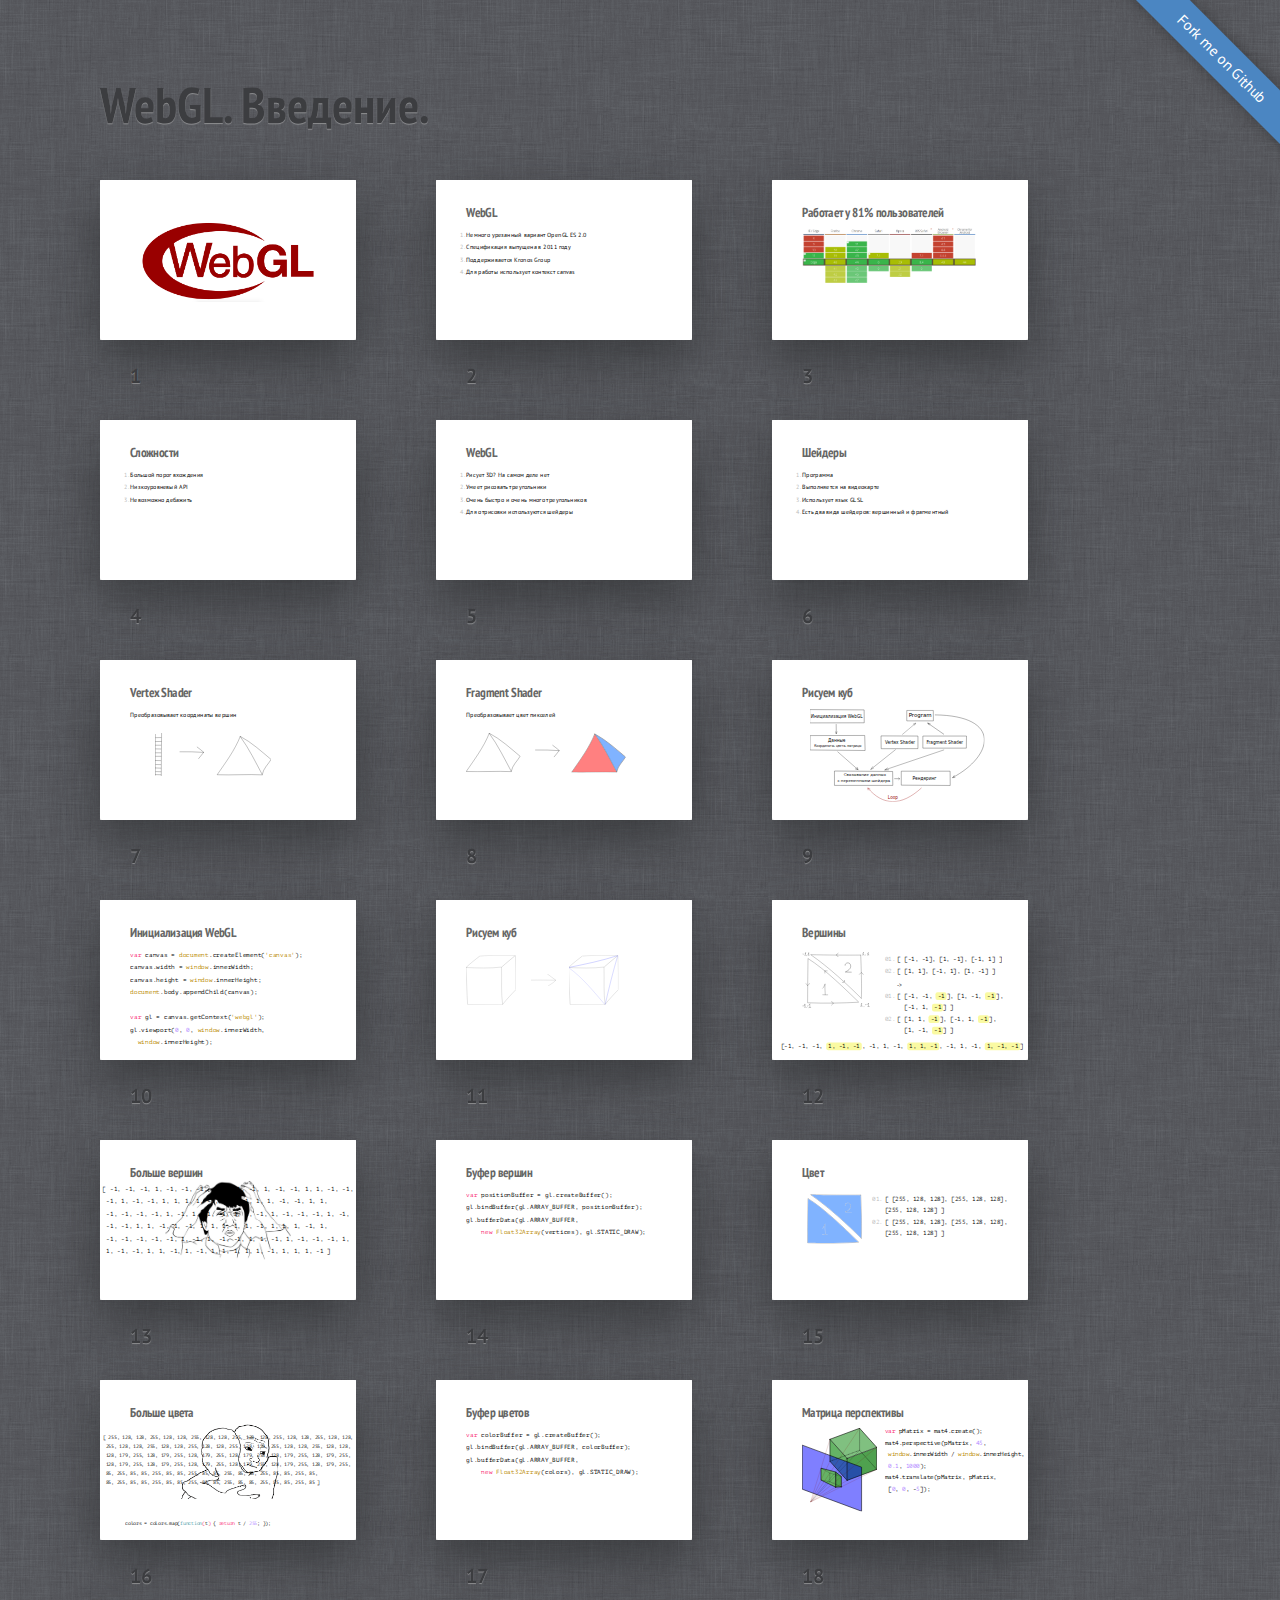
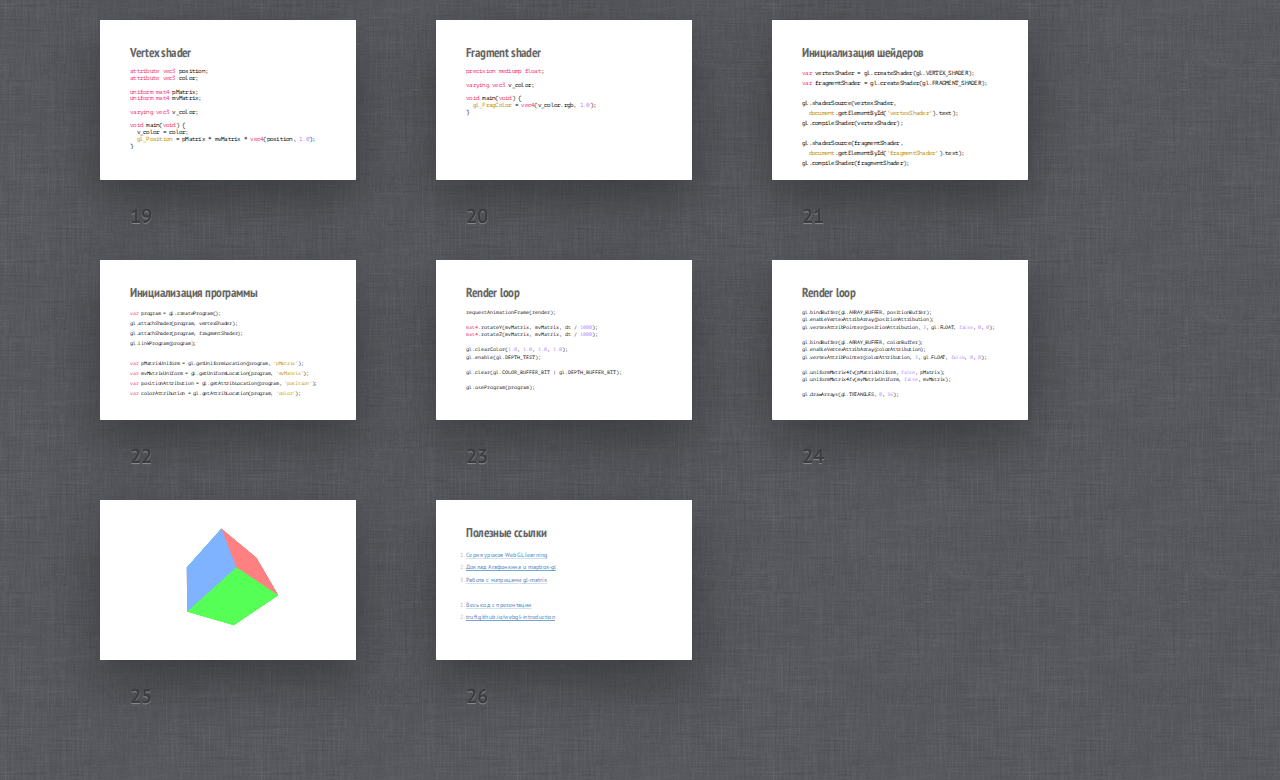
<file: index.html>
<!DOCTYPE HTML>
<html lang="en">
<head>
	<title>WebGL. Введение.</title>
	<meta charset="utf-8">
	<meta name="viewport" content="width=792, user-scalable=no">
	<meta http-equiv="x-ua-compatible" content="ie=edge">
	<link rel="stylesheet" href="shower/themes/ribbon/styles/screen.css">
    <link rel="stylesheet" href="shower/monokai_sublime.css">
    <script src="shower/highlight.pack.js"></script>
</head>
<body class="list">
	<header class="caption">
		<h1>WebGL. Введение.</h1>
	</header>
	<section class="slide" id="logo"><div>
		<img class="place" src="pictures/webgl_logo.png" width="700" alt="">
	</div></section>
	<section class="slide"><div>
		<h2>WebGL</h2>
		<ol>
			<li>Немного урезанный вариант OpenGL ES 2.0</li>
			<li>Спецификация выпущена в 2011 году</li>
			<li>Поддерживается Kronos Group</li>
			<li>Для работы использует контекст canvas</li>
		</ol>
	</div></section>
	<section class="slide"><div>
		<h2>Работает у 81% пользователей</h2>
		<img src="pictures/usage2.png" alt="" width="700" />
	</div></section>
	<section class="slide"><div>
		<h2>Сложности</h2>
		<ol>
			<li>Большой порог вхождения</li>
			<li>Низкоуровневый API</li>
			<li>Невозможно дебажить</li>
		</ol>
	</div></section>
	<section class="slide"><div>
        <h2>WebGL</h2>
        <ol>
            <li>Рисует 3D? <span class="next">На самом деле нет</span></li>
            <li class="next">Умеет рисовать треугольники</li>
            <li class="next">Очень быстро и очень много треугольников</li>
            <li class="next">Для отрисовки используются шейдеры</li>
        </ol>
	</div></section>
	<section class="slide"><div>
		<h2>Шейдеры</h2>
        <ol>
            <li>Программа</li>
            <li>Выполняется на видеокарте</li>
            <li>Использует язык GLSL</li>
            <li>Есть два вида шейдеров: вершинный и фрагментный</li>
        </ol>
	</div></section>
	<section class="slide"><div>
		<h2>Vertex Shader</h2>
        <p>Преобразовывает координаты вершин</p>
        <img style="margin-left: 100px;" src="pictures/vert_shader.svg" alt=""/>
	</div></section>
	<section class="slide"><div>
		<h2>Fragment Shader</h2>
        <p>Преобразовывает цвет пикселей</p>
        <img src="pictures/frag_shader.svg" alt=""/>
	</div></section>
	<section class="slide"><div>
		<h2>Рисуем куб</h2>
		<img src="pictures/plan.svg" width="700" alt="" style="margin-left: 30px;"/>
	</div></section>
	<section class="slide"><div>
		<h2>Инициализация WebGL</h2>
        <pre><code>var canvas = document.createElement('canvas');
canvas.width = window.innerWidth;
canvas.height = window.innerHeight;
document.body.appendChild(canvas);

var gl = canvas.getContext('webgl');
gl.viewport(0, 0, window.innerWidth,
  window.innerHeight);</code></pre>

	</div></section>
	<section class="slide" id="drawCube"><div>
		<h2>Рисуем куб</h2>
        <img class="place l" src="pictures/drawing.svg" width="200" alt=""/>
        <div class="next">
            <img class="place l" src="pictures/arrow.svg" width="100" alt=""/>
            <img class="place l" src="pictures/drawing2.svg" width="200" alt=""/>
        </div>
        <style>
            #drawCube img:nth-child(2) {
                margin-left: 120px;
            }
            #drawCube div div img:nth-child(1) {
                margin-left: 380px;
            }
            #drawCube div div img:nth-child(2) {
                margin-left: 530px;
            }
        </style>
	</div></section>
    <section class="slide" id="triangle"><div>
        <h2>Вершины</h2>
        <img class="place l" src="pictures/triangle1.svg" alt=""/>
        <img class="place l next" src="pictures/triangle2.svg" alt=""/>
        <img class="place l next" src="pictures/triangle3.svg" alt=""/>
        <pre class="next place l" style="margin: -60px 0 0 500px;">
            <code>[ [-1, -1], [1, -1], [-1, 1] ]</code>
            <code>[ [1, 1], [-1, 1], [1, -1] ]</code>
        </pre>
		<pre class="next place l" style="margin: 110px 0 0 500px;">
			->
            <code>[ [-1, -1, <mark>-1</mark>], [1, -1, <mark>-1</mark>],
  [-1, 1, <mark>-1</mark>] ]</code>
            <code>[ [1, 1, <mark>-1</mark>], [-1, 1, <mark>-1</mark>],
  [1, -1, <mark>-1</mark>] ]</code>
		</pre>
		<pre class="next place l" style="margin: 265px 0 0 35px;">
            <code>[-1, -1, -1, <mark>1, -1, -1</mark>, -1, 1, -1, <mark>1, 1, -1</mark>, -1, 1, -1, <mark>1, -1, -1</mark>]</code>
		</pre>
        <style>
            #triangle img {
				width: 280px;
                margin-left: 120px;
            }
			#triangle pre {
				font-size: 23px;
			}
        </style>
    </div></section>
	<section class="slide"><div>
		<h2>Больше вершин</h2>
        <img class="place" width="500" src="pictures/s2.jpg" alt=""/>
		<pre class="place"><code>
[ -1, -1, -1, 1, -1, -1, -1, -1, 1, 1, -1, 1, -1, -1, 1, 1, -1, -1,
 -1, 1, -1, -1, 1, 1, 1, 1, -1, 1, 1, 1, 1, 1, -1, -1, 1, 1,
 -1, -1, -1, -1, 1, -1, 1, -1, -1, 1, 1, -1, 1, -1, -1, -1, 1, -1,
 -1, -1, 1, 1, -1, 1, -1, 1, 1, 1, 1, 1, -1, 1, 1, 1, -1, 1,
 -1, -1, -1, -1, -1, 1, -1, 1, -1, -1, 1, 1, -1, 1, -1, -1, -1, 1,
 1, -1, -1, 1, 1, -1, 1, -1, 1, 1, 1, 1, 1, -1, 1, 1, 1, -1 ]
        </code></pre>
	</div></section>
	<section class="slide"><div>
		<h2>Буфер вершин</h2>
        <pre><code>var positionBuffer = gl.createBuffer();
gl.bindBuffer(gl.ARRAY_BUFFER, positionBuffer);
gl.bufferData(gl.ARRAY_BUFFER,
    new Float32Array(vertices), gl.STATIC_DRAW);</code></pre>
	</div></section>
	<section class="slide"><div>
        <h2>Цвет</h2>
        <img class="place l" src="pictures/colors.svg" alt="" style="width: 280px; margin-left: 120px;"/>
        <pre class="next place l" style="margin: -15px 0 0 450px; font-size: 23px;">
            <code>[ [255, 128, 128], [255, 128, 128],
[255, 128, 128] ]</code>
            <code>[ [255, 128, 128], [255, 128, 128],
[255, 128, 128] ]</code>
        </pre>
	</div></section>
    <section class="slide"><div>
        <h2>Больше цвета</h2>
        <img class="place" width="400" src="pictures/s4.png" alt=""/>
		<pre class="place" style="font-size: 18px;"><code>
[ 255, 128, 128, 255, 128, 128, 255, 128, 128, 255, 128, 128, 255, 128, 128, 255, 128, 128,
 255, 128, 128, 255, 128, 128, 255, 128, 128, 255, 128, 128, 255, 128, 128, 255, 128, 128,
 128, 179, 255, 128, 179, 255, 128, 179, 255, 128, 179, 255, 128, 179, 255, 128, 179, 255,
 128, 179, 255, 128, 179, 255, 128, 179, 255, 128, 179, 255, 128, 179, 255, 128, 179, 255,
 85, 255, 85, 85, 255, 85, 85, 255, 85, 85, 255, 85, 85, 255, 85, 85, 255, 85,
 85, 255, 85, 85, 255, 85, 85, 255, 85, 85, 255, 85, 85, 255, 85, 85, 255, 85 ]
        </code></pre>
        <pre class="next place l b" style="margin-left: 100px; font-size: 18px;"><code>colors = colors.map(function(t) { return t / 255; });</code></pre>
    </div></section>
    <section class="slide"><div>
        <h2>Буфер цветов</h2>
        <pre><code>var colorBuffer = gl.createBuffer();
gl.bindBuffer(gl.ARRAY_BUFFER, colorBuffer);
gl.bufferData(gl.ARRAY_BUFFER,
    new Float32Array(colors), gl.STATIC_DRAW);</code></pre>
    </div></section>
    <section class="slide"><div>
        <h2>Матрица перспективы</h2>
        <img src="pictures/perspective.svg" width="300" alt=""/>
        <pre class="place l" style="margin: 0 0 0 450px; font-size: 23px;"><code>var pMatrix = mat4.create();
mat4.perspective(pMatrix, 45,
 window.innerWidth / window.innerHeight,
 0.1, 1000);
mat4.translate(pMatrix, pMatrix,
 [0, 0, -5]);</code></pre>
    </div></section>
	<section class="slide"><div>
		<h2>Vertex shader</h2>
        <pre><code style="font-size: 22px; line-height:27px;">attribute vec3 position;
attribute vec3 color;

uniform mat4 pMatrix;
uniform mat4 mvMatrix;

varying vec3 v_color;

void main(void) {
  v_color = color;
  gl_Position = pMatrix * mvMatrix * vec4(position, 1.0);
}</code></pre>
	</div></section>
	<section class="slide"><div>
		<h2>Fragment shader</h2>
        <pre><code style="font-size: 22px; line-height:27px;">precision mediump float;

varying vec3 v_color;

void main(void) {
  gl_FragColor = vec4(v_color.rgb, 1.0);
}</code></pre>
	</div></section>
	<section class="slide"><div>
        <h2>Инициализация шейдеров</h2>
            <pre><code style="font-size: 22px; line-height:40px;">var vertexShader = gl.createShader(gl.VERTEX_SHADER);
var fragmentShader = gl.createShader(gl.FRAGMENT_SHADER);

gl.shaderSource(vertexShader,
  document.getElementById('vertexShader').text);
gl.compileShader(vertexShader);

gl.shaderSource(fragmentShader,
  document.getElementById('fragmentShader').text);
gl.compileShader(fragmentShader);</code></pre>
	</div></section>
	<section class="slide"><div>
        <h2>Инициализация программы</h2>
            <pre><code style="font-size: 19px; line-height:40px;">var program = gl.createProgram();
gl.attachShader(program, vertexShader);
gl.attachShader(program, fragmentShader);
gl.linkProgram(program);

var pMatrixUniform = gl.getUniformLocation(program, 'pMatrix');
var mvMatrixUniform = gl.getUniformLocation(program, 'mvMatrix');
var positionAttribution = gl.getAttribLocation(program, 'position');
var colorAttribution = gl.getAttribLocation(program, 'color');</code></pre>
	</div></section>
	<section class="slide"><div>
        <h2>Render loop</h2>
            <pre><code style="font-size: 20px; line-height:30px;">requestAnimationFrame(render);

mat4.rotateY(mvMatrix, mvMatrix, dt / 1000);
mat4.rotateZ(mvMatrix, mvMatrix, dt / 1000);

gl.clearColor(1.0, 1.0, 1.0, 1.0);
gl.enable(gl.DEPTH_TEST);

gl.clear(gl.COLOR_BUFFER_BIT | gl.DEPTH_BUFFER_BIT);

gl.useProgram(program);</code></pre>
	</div></section>
	<section class="slide"><div>
        <h2>Render loop</h2>
            <pre><code style="font-size: 18px; line-height:30px;">gl.bindBuffer(gl.ARRAY_BUFFER, positionBuffer);
gl.enableVertexAttribArray(positionAttribution);
gl.vertexAttribPointer(positionAttribution, 3, gl.FLOAT, false, 0, 0);

gl.bindBuffer(gl.ARRAY_BUFFER, colorBuffer);
gl.enableVertexAttribArray(colorAttribution);
gl.vertexAttribPointer(colorAttribution, 3, gl.FLOAT, false, 0, 0);

gl.uniformMatrix4fv(pMatrixUniform, false, pMatrix);
gl.uniformMatrix4fv(mvMatrixUniform, false, mvMatrix);

gl.drawArrays(gl.TRIANGLES, 0, 36);</code></pre>
	</div></section>
	<section class="slide cover"><div>
        <iframe src="js/cube.html" style="width: 100%; height: 100%;" frameborder="0"></iframe>
	</div></section>
	<section class="slide"><div>
        <h2>Полезные ссылки</h2>
        <ol>
            <li><a href="http://devburn.ru/webgl-%D1%83%D1%80%D0%BE%D0%BA-1-%D1%82%D1%80%D0%B5%D1%83%D0%B3%D0%BE%D0%BB%D1%8C%D0%BD%D0%B8%D0%BA-%D0%B8-%D0%BA%D0%B2%D0%B0%D0%B4%D1%80%D0%B0%D1%82/">Серия уроков WebGL learning</a></li>
            <li><a href="http://html5.by/blog/webgl-maps-video/">Доклад Агафонкина о mapbox-gl</a></li>
            <li><a href="http://glmatrix.net/">Работа с матрицами gl-matrix</a></li>
        </ol>
        <ol>
            <li><a href="http://trufi.github.io/webgl-introduction/js/cube.html">Весь код с презентации</a></li>
            <li><a href="http://trufi.github.io/webgl-introduction">trufi.github.io/webgl-introduction</a></li>
        </ol>
	</div></section>

	<p class="badge"><a href="https://github.com/shower/shower">Fork me on Github</a></p>
	<!--
		To hide progress bar from entire presentation
		just remove “progress” element.
		-->
	<div class="progress"><div></div></div>
	<script src="shower/shower.min.js"></script>
    <script>hljs.initHighlightingOnLoad();</script>
</body>
</html>
</file>
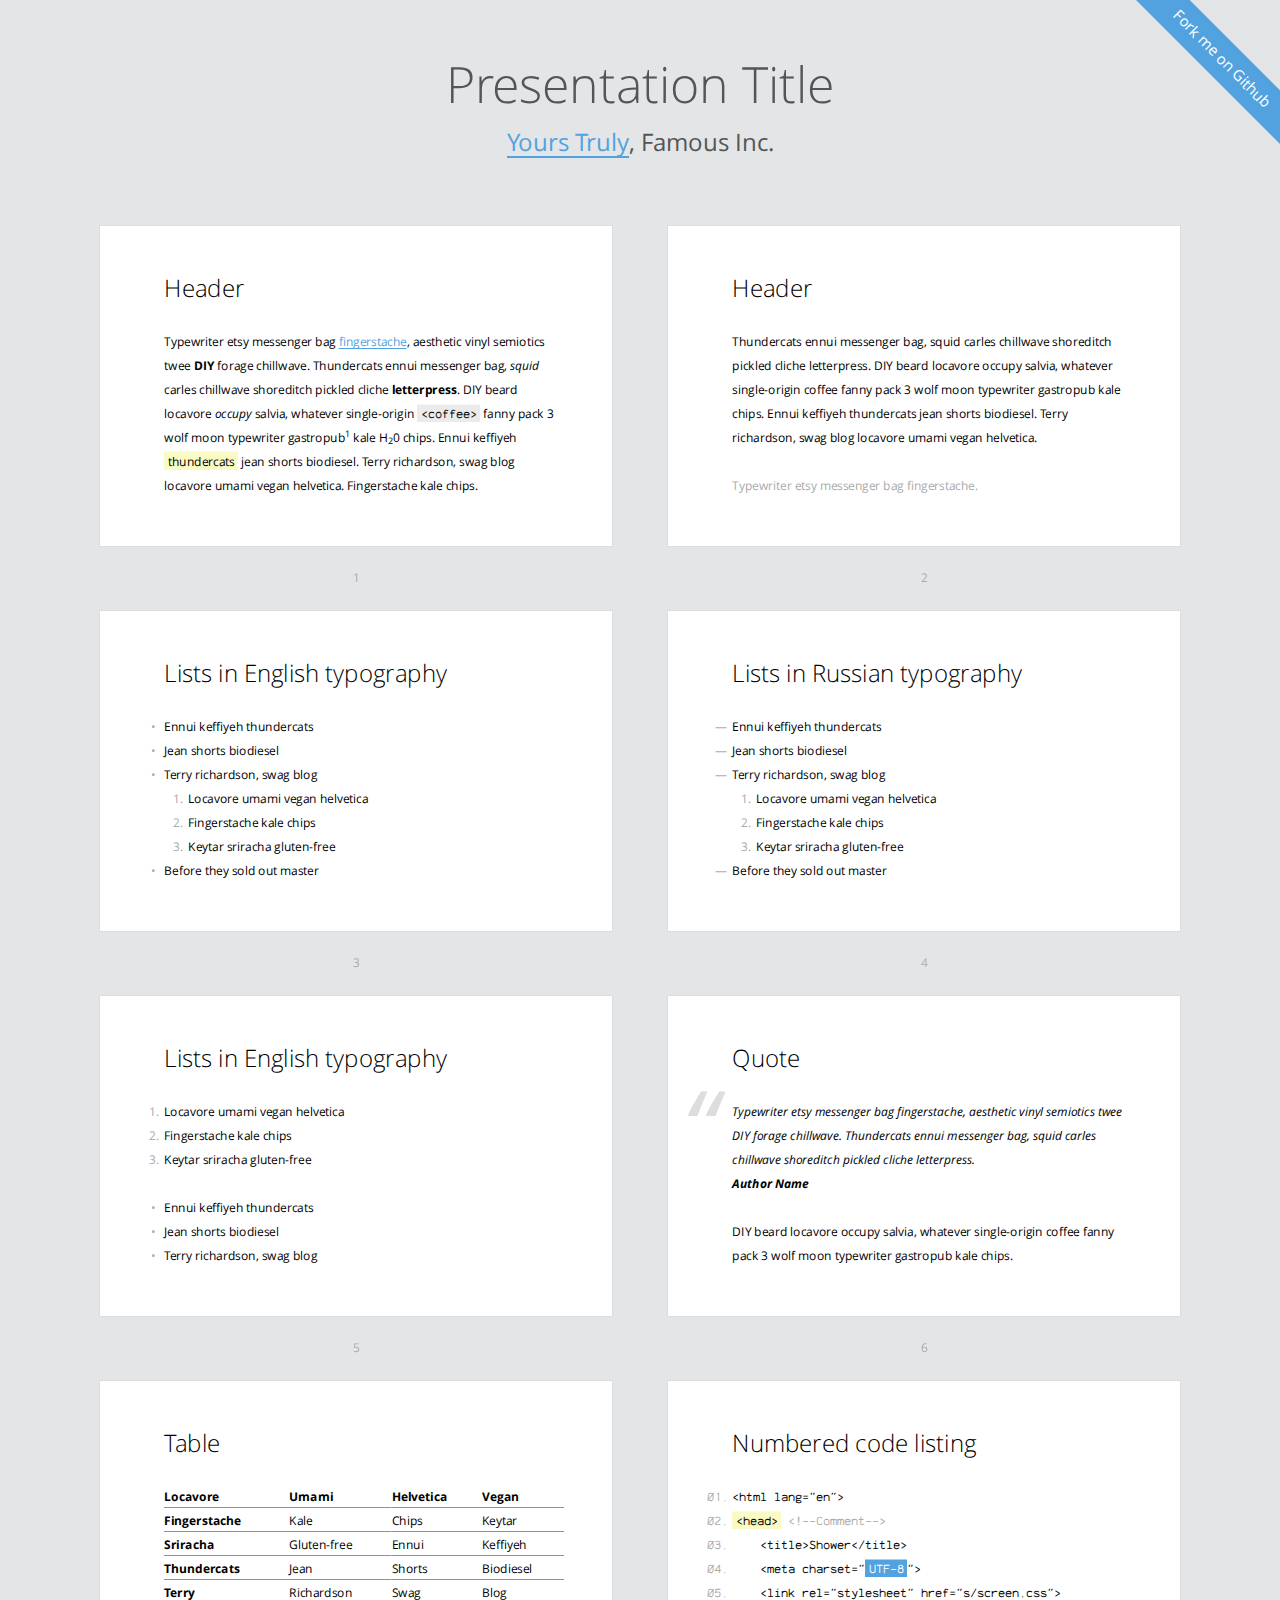
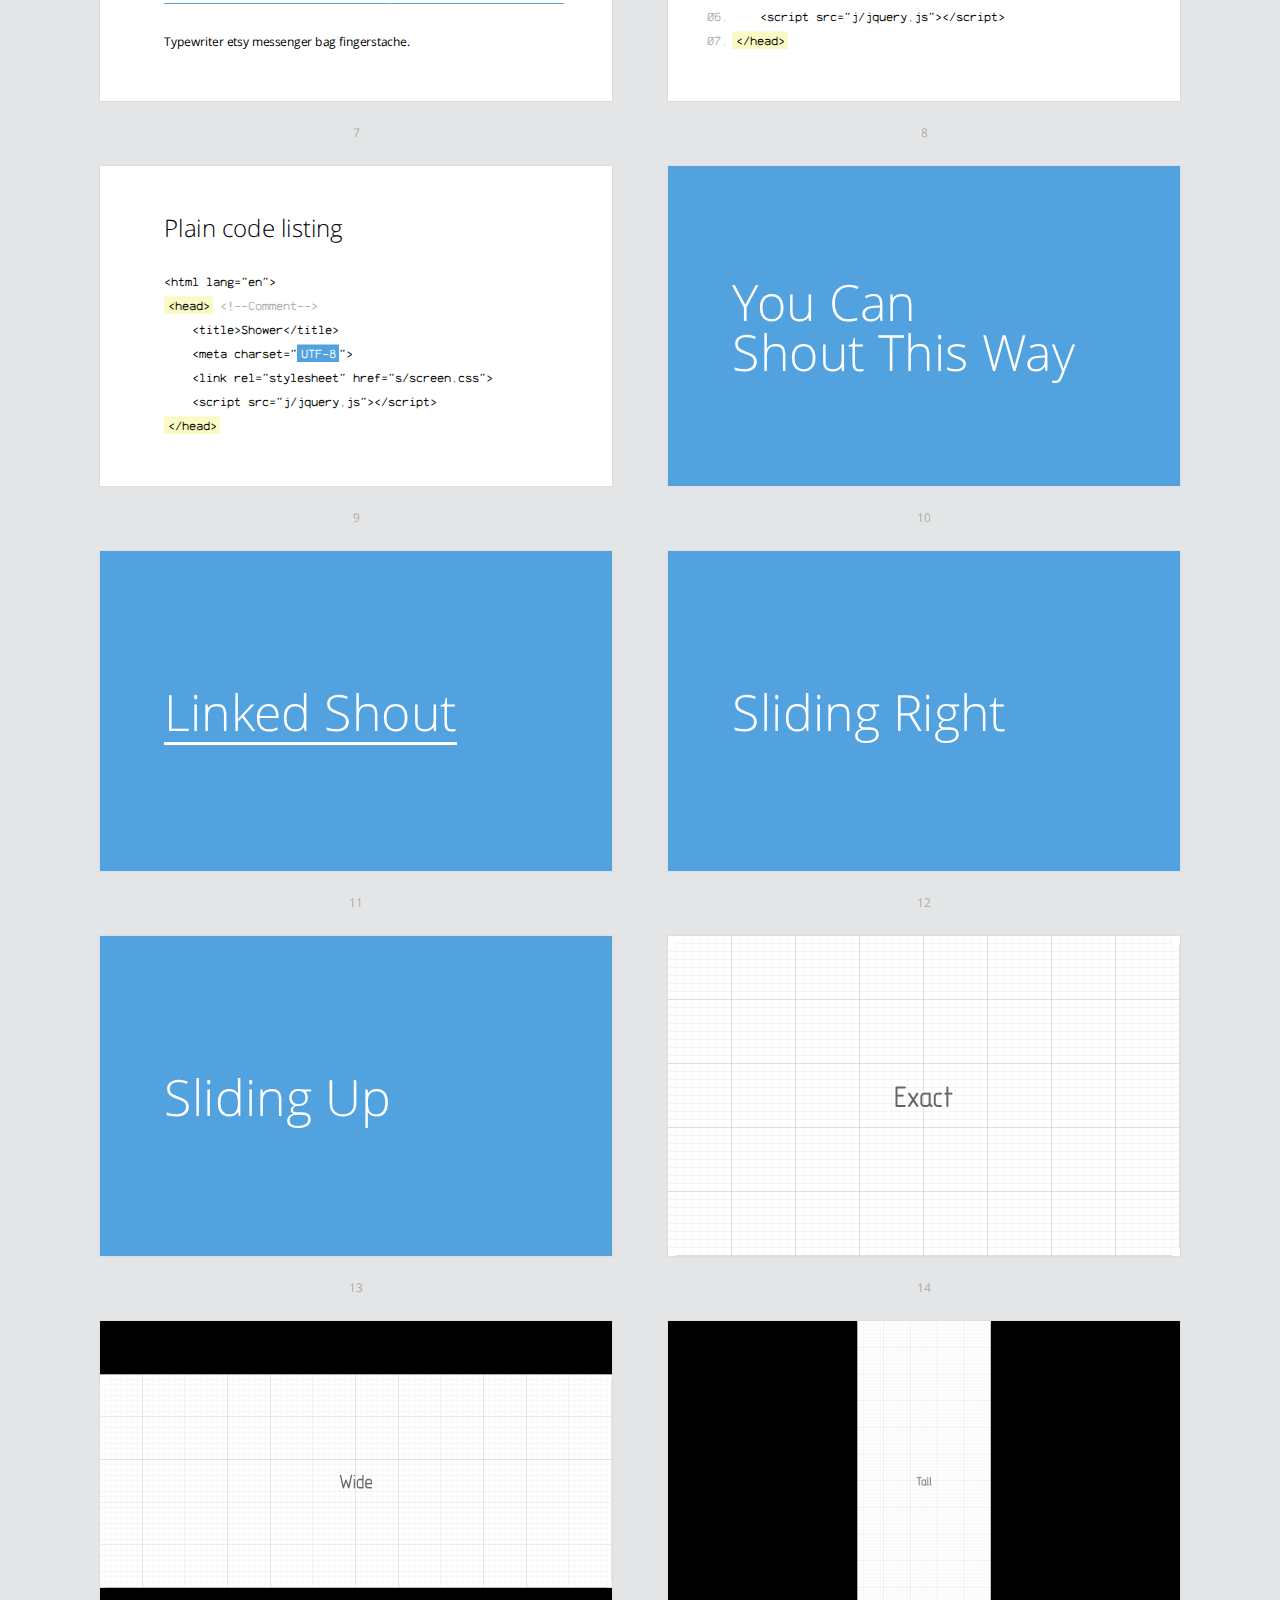
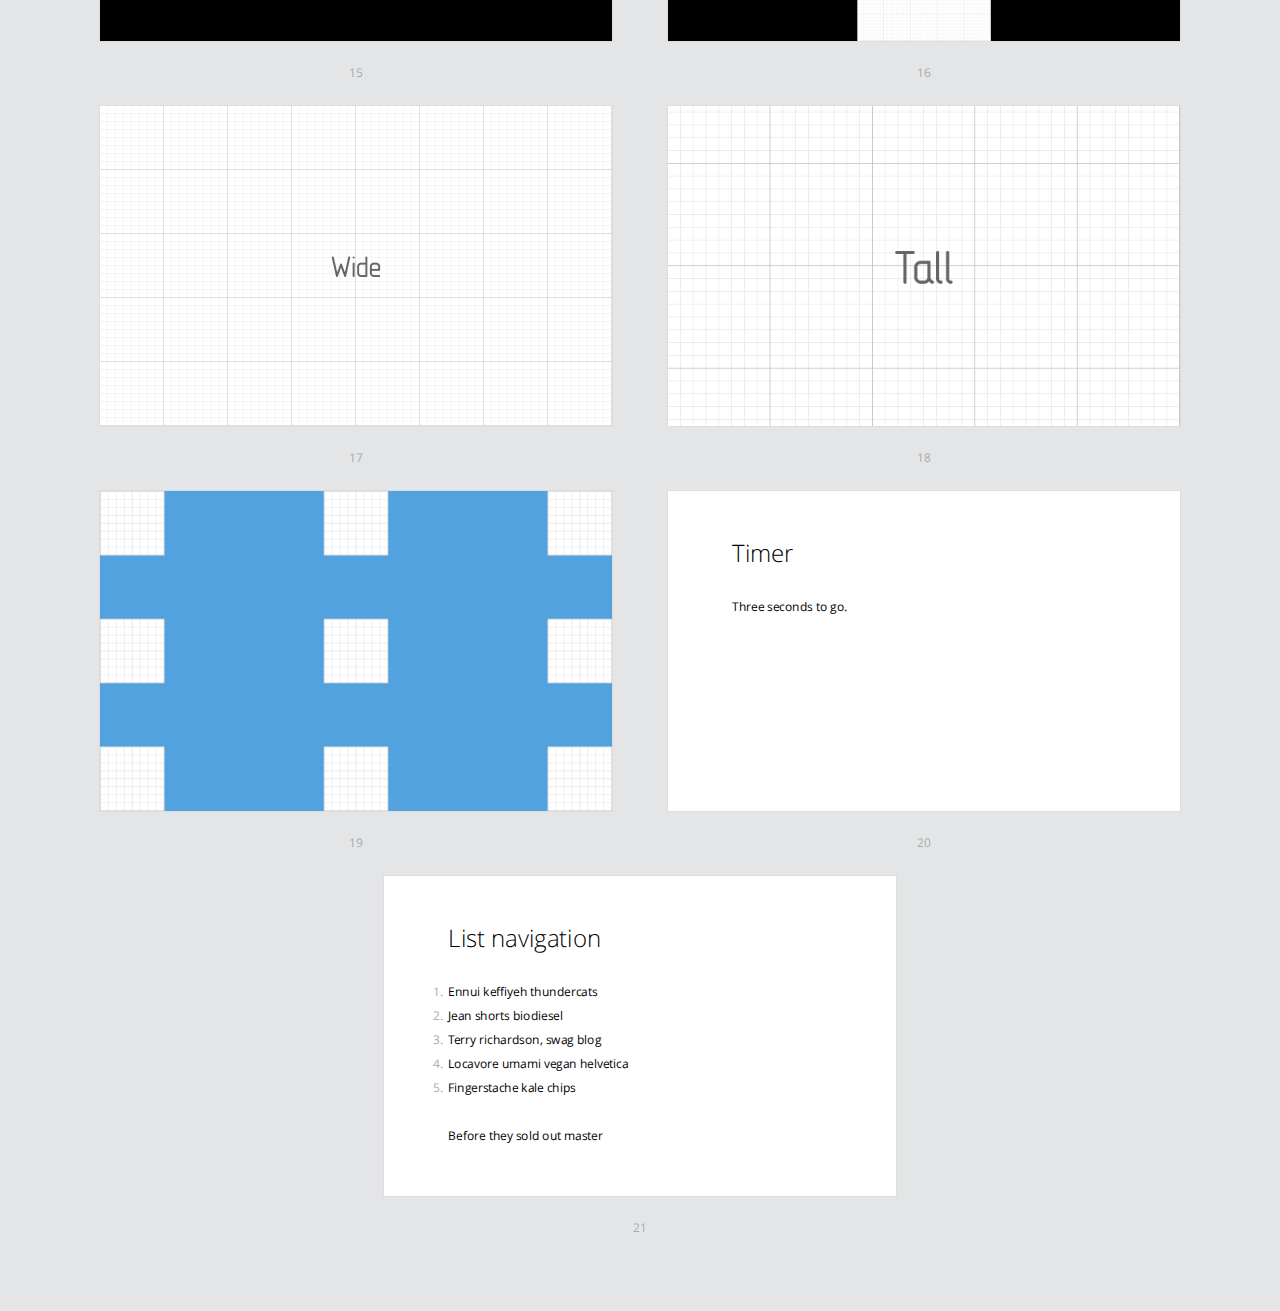
<file: shower/themes/bright/index.html>
<!DOCTYPE html>
<html lang="en">
<head>
	<title>Bright theme for Shower</title>
	<meta charset="utf-8">
	<meta name="viewport" content="width=680, user-scalable=no">
	<meta http-equiv="x-ua-compatible" content="ie=edge">
	<link rel="stylesheet" href="styles/screen.css">
</head>
<body class="list">
	<!--
		Debug class on <body> enables
		cyan grid on slides
		-->
	<header class="caption">
		<h1>Presentation Title</h1>
		<p><a href="">Yours Truly</a>, Famous Inc.</p>
	</header>
	<section class="slide"><div>
		<h2>Header</h2>
		<p>Typewriter etsy messenger bag <a href="">fingerstache</a>, aesthetic vinyl semiotics twee <strong>DIY</strong> forage chillwave. Thundercats ennui messenger bag, <em>squid</em> carles chillwave shoreditch pickled cliche <b>letterpress</b>. DIY beard locavore <i>occupy</i> salvia, whatever single-origin <code>&lt;coffee&gt;</code> fanny pack 3 wolf moon typewriter gastropub<sup>1</sup> kale H<sub>2</sub>0 chips. Ennui keffiyeh <mark>thundercats</mark> jean shorts biodiesel. Terry richardson, swag blog locavore umami vegan helvetica. Fingerstache kale chips.</p>
		<footer>
			<p>Typewriter etsy messenger bag <a href="">fingerstache</a>, aesthetic vinyl semiotics twee <strong>DIY</strong> forage chillwave. Thundercats ennui messenger bag, <em>squid</em> carles chillwave shoreditch pickled cliche <b>letterpress</b>. DIY beard locavore <i>occupy</i> salvia, whatever single-origin <code>&lt;coffee&gt;</code> fanny pack 3 wolf moon typewriter gastropub<sup>1</sup> kale H<sub>2</sub>0 chips. Ennui keffiyeh <mark>thundercats</mark> jean shorts biodiesel. Terry richardson, swag blog locavore umami vegan helvetica. Fingerstache kale chips.</p>
		</footer>
	</div></section>
	<section class="slide"><div>
		<h2>Header</h2>
		<p>Thundercats ennui messenger bag, squid carles chillwave shoreditch pickled cliche letterpress. DIY beard locavore occupy salvia, whatever single-origin coffee fanny pack 3 wolf moon typewriter gastropub kale chips. Ennui keffiyeh thundercats jean shorts biodiesel. Terry richardson, swag blog locavore umami vegan helvetica.</p>
		<p class="note">Typewriter etsy messenger bag fingerstache.</p>
		<footer>
			<p>Typewriter etsy messenger bag fingerstache, aesthetic vinyl semiotics twee DIY forage chillwave. Thundercats ennui messenger bag, squid carles chillwave shoreditch pickled cliche letterpress.</p>
			<p>DIY beard locavore occupy salvia, whatever single-origin coffee fanny pack 3 wolf moon typewriter gastropub kale chips. Ennui keffiyeh thundercats jean shorts biodiesel.</p>
		</footer>
	</div></section>
	<section class="slide"><div>
		<h2>Lists in English typography</h2>
		<ul>
			<li>Ennui keffiyeh thundercats</li>
			<li>Jean shorts biodiesel</li>
			<li>Terry richardson, swag blog
				<ol>
					<li>Locavore umami vegan helvetica</li>
					<li>Fingerstache kale chips</li>
					<li>Keytar sriracha gluten-free</li>
				</ol>
			</li>
			<li>Before they sold out master</li>
		</ul>
	</div></section>
	<section class="slide" lang="ru"><div>
		<h2>Lists in Russian typography</h2>
		<ul>
			<li>Ennui keffiyeh thundercats</li>
			<li>Jean shorts biodiesel</li>
			<li>Terry richardson, swag blog
				<ol>
					<li>Locavore umami vegan helvetica</li>
					<li>Fingerstache kale chips</li>
					<li>Keytar sriracha gluten-free</li>
				</ol>
			</li>
			<li>Before they sold out master</li>
		</ul>
	</div></section>
	<section class="slide"><div>
		<h2>Lists in English typography</h2>
		<ol>
			<li>Locavore umami vegan helvetica</li>
			<li>Fingerstache kale chips</li>
			<li>Keytar sriracha gluten-free</li>
		</ol>
		<ul>
			<li>Ennui keffiyeh thundercats</li>
			<li>Jean shorts biodiesel</li>
			<li>Terry richardson, swag blog</li>
		</ul>
	</div></section>
	<section class="slide"><div>
		<h2>Quote</h2>
		<figure>
			<blockquote>
				<p>Typewriter etsy messenger bag fingerstache, aesthetic vinyl semiotics twee DIY forage chillwave. Thundercats ennui messenger bag, squid carles chillwave shoreditch pickled cliche letterpress.</p>
			</blockquote>
			<figcaption>Author Name</figcaption>
		</figure>
		<p>DIY beard locavore occupy salvia, whatever single-origin coffee fanny pack 3 wolf moon typewriter gastropub kale chips.</p>
	</div></section>
	<section class="slide"><div>
		<h2>Table</h2>
		<table>
		<tr>
			<th scope="col">Locavore</th>
			<th>Umami</th>
			<th>Helvetica</th>
			<th>Vegan</th>
		</tr>
		<tr>
			<th scope="row">Fingerstache</th>
			<td>Kale</td>
			<td>Chips</td>
			<td>Keytar</td>
		</tr>
		<tr>
			<th scope="row">Sriracha</th>
			<td>Gluten-free</td>
			<td>Ennui</td>
			<td>Keffiyeh</td>
		</tr>
		<tr>
			<th scope="row">Thundercats</th>
			<td>Jean</td>
			<td>Shorts</td>
			<td>Biodiesel</td>
		</tr>
		<tr>
			<th scope="row">Terry</th>
			<td>Richardson</td>
			<td>Swag</td>
			<td>Blog</td>
		</tr>
		</table>
		<p>Typewriter etsy messenger bag fingerstache.</p>
	</div></section>
	<section class="slide"><div>
		<h2>Numbered code listing</h2>
		<pre>
			<code>&lt;html lang="en"&gt;</code>
			<code><mark>&lt;head&gt;</mark> <mark class="comment">&lt;!--Comment--&gt;</mark></code>
			<code>	&lt;title&gt;Shower&lt;/title&gt;</code>
			<code>	&lt;meta charset="<mark class="important">UTF-8</mark>"&gt;</code>
			<code>	&lt;link rel="stylesheet" href="s/screen.css"&gt;</code>
			<code>	&lt;script src="j/jquery.js"&gt;&lt;/script&gt;</code>
			<code><mark>&lt;/head&gt;</mark></code>
		</pre>
	</div></section>
	<section class="slide"><div>
		<h2>Plain code listing</h2>
		<pre><code>&lt;html lang="en"&gt;
<mark>&lt;head&gt;</mark> <mark class="comment">&lt;!--Comment--&gt;</mark>
	&lt;title&gt;Shower&lt;/title&gt;
	&lt;meta charset="<mark class="important">UTF-8</mark>"&gt;
	&lt;link rel="stylesheet" href="s/screen.css"&gt;
	&lt;script src="j/jquery.js"&gt;&lt;/script&gt;
<mark>&lt;/head&gt;</mark></code></pre>
	</div></section>
	<section class="slide shout"><div>
		<h2>
			You Can<br>
			Shout This Way
		</h2>
		<footer>
			<p>Typewriter etsy messenger bag fingerstache.</p>
		</footer>
	</div></section>
	<section class="slide shout"><div>
		<h2><a href="">Linked Shout</a></h2>
	</div></section>
	<section class="slide shout right"><div>
		<h2>Sliding Right</h2>
	</div></section>
	<section class="slide shout up"><div>
		<h2>Sliding Up</h2>
	</div></section>
	<section class="slide cover"><div>
		<img src="pictures/exact.png" alt="">
	</div></section>
	<section class="slide cover w"><div>
		<img src="pictures/wide.png" alt="">
	</div></section>
	<section class="slide cover h"><div>
		<img src="pictures/tall.png" alt="">
		<footer>
			<p>Typewriter etsy messenger bag fingerstache.</p>
		</footer>
	</div></section>
	<section class="slide cover h"><div>
		<img src="pictures/wide.png" alt="">
	</div></section>
	<section class="slide cover w"><div>
		<img src="pictures/tall.png" alt="">
	</div></section>
	<section class="slide shout"><div>
		<img src="pictures/square.png" alt="" class="place t l">
		<img src="pictures/square.png" alt="" class="place t">
		<img src="pictures/square.png" alt="" class="place t r">
		<img src="pictures/square.png" alt="" class="place l">
		<img src="pictures/square.png" alt="" class="place">
		<img src="pictures/square.png" alt="" class="place r">
		<img src="pictures/square.png" alt="" class="place b l">
		<img src="pictures/square.png" alt="" class="place b">
		<img src="pictures/square.png" alt="" class="place b r">
	</div></section>
	<section class="slide" data-timing="00:03"><div>
		<h2>Timer</h2>
		<p>Three seconds to go.</p>
	</div></section>
	<section class="slide"><div>
		<h2>List navigation</h2>
		<ol>
			<li>Ennui keffiyeh thundercats</li>
			<li class="next">Jean shorts biodiesel</li>
			<li class="next">Terry richardson, swag blog</li>
			<li class="next">Locavore umami vegan helvetica</li>
			<li class="next">Fingerstache kale chips</li>
		</ol>
		<p class="next">Before they sold out master</p>
	</div></section>
	<p class="badge"><a href="https://github.com/shower/shower">Fork me on Github</a></p>
	<!--
		To hide progress bar from entire presentation
		just remove “progress” element.
		-->
	<div class="progress"><div></div></div>
	<script src="../../shower.min.js"></script>
	<!-- Copyright © 2014 Yours Truly, Famous Inc. -->
</body>
</html>
</file>
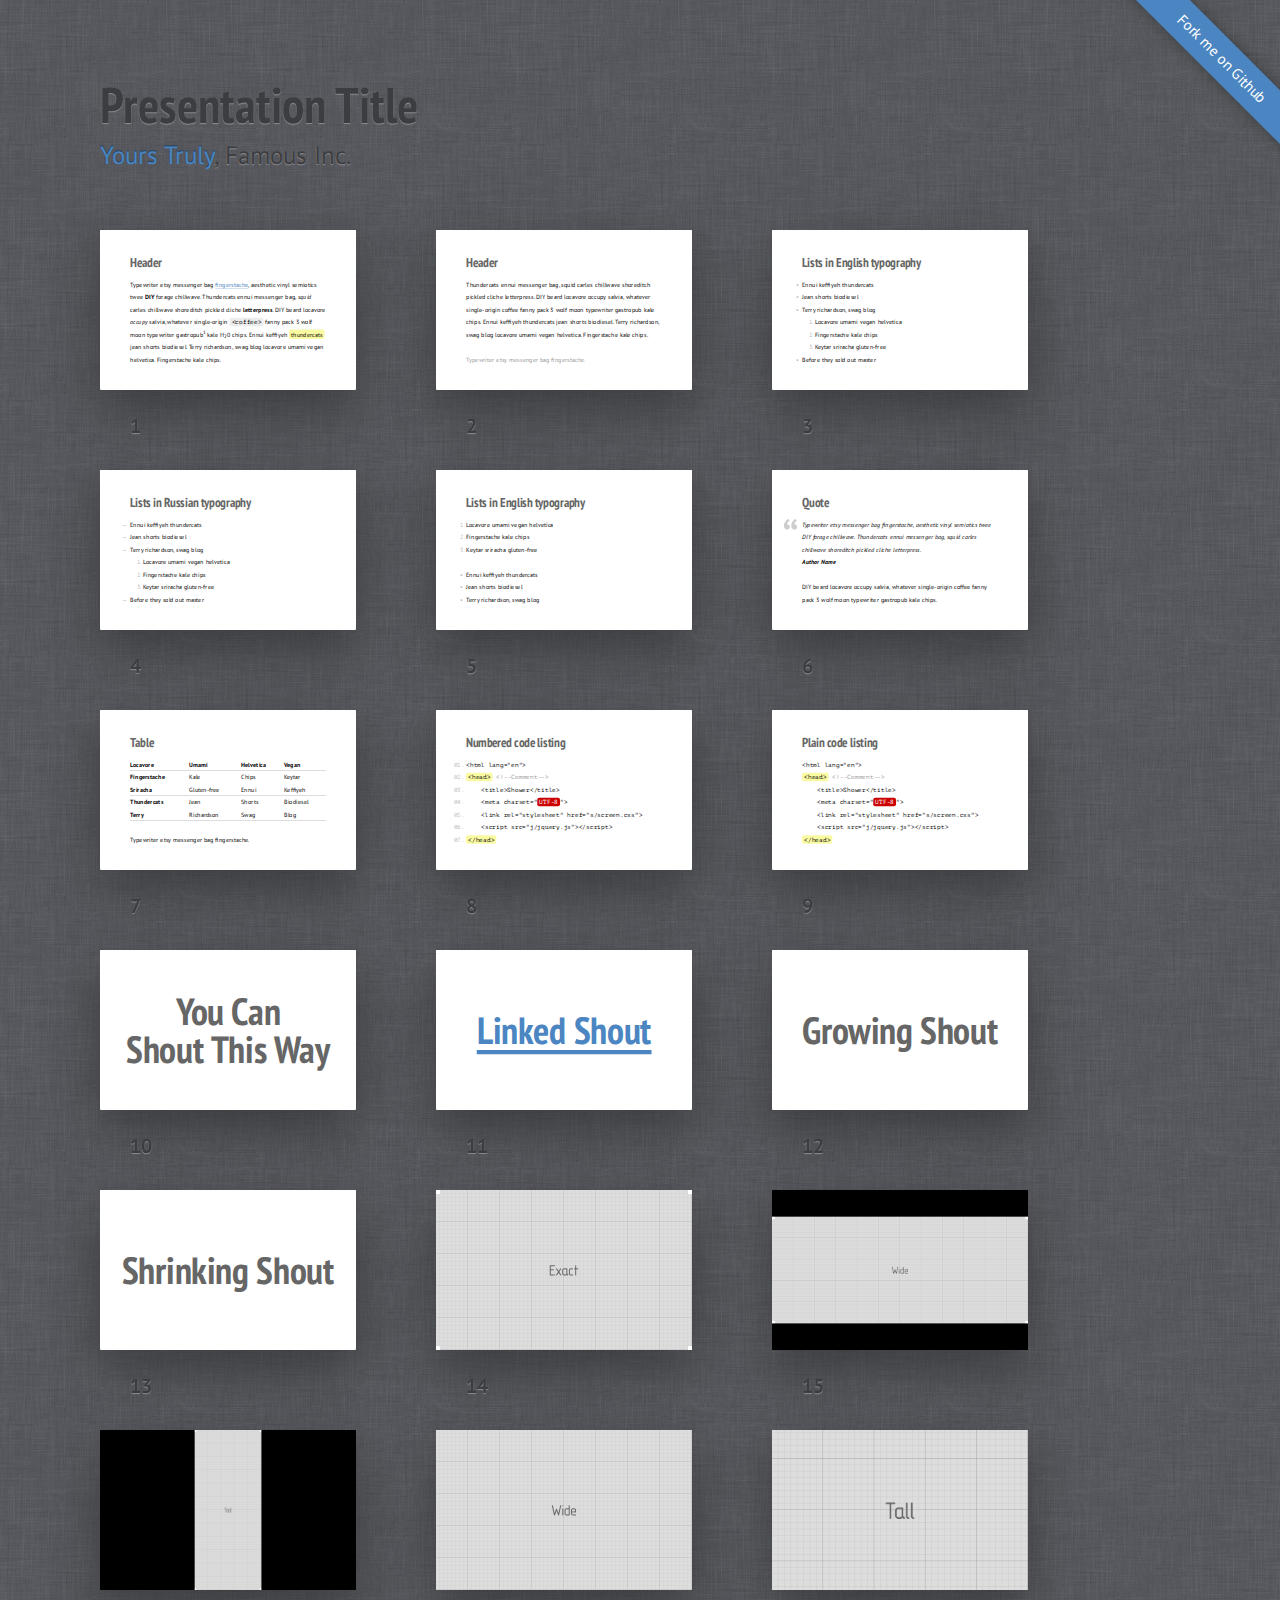
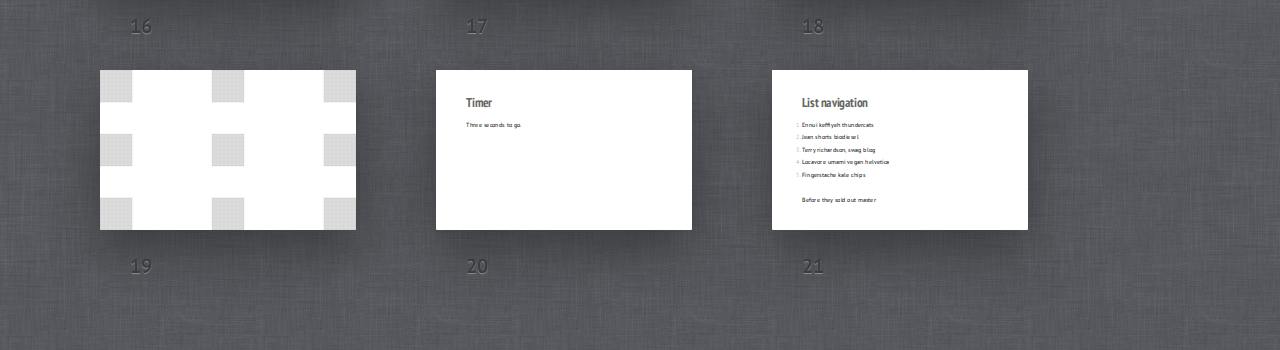
<file: shower/themes/ribbon/index.html>
<!DOCTYPE html>
<html lang="en">
<head>
	<title>Ribbon theme for Shower</title>
	<meta charset="utf-8">
	<meta name="viewport" content="width=792, user-scalable=no">
	<meta http-equiv="x-ua-compatible" content="ie=edge">
	<link rel="stylesheet" href="styles/screen.css">
</head>
<body class="list">
	<!--
		Debug class on <body> enables
		cyan grid on slides
		-->
	<header class="caption">
		<h1>Presentation Title</h1>
		<p><a href="">Yours Truly</a>, Famous Inc.</p>
	</header>
	<section class="slide"><div>
		<h2>Header</h2>
		<p>Typewriter etsy messenger bag <a href="">fingerstache</a>, aesthetic vinyl semiotics twee <strong>DIY</strong> forage chillwave. Thundercats ennui messenger bag, <em>squid</em> carles chillwave shoreditch pickled cliche <b>letterpress</b>. DIY beard locavore <i>occupy</i> salvia, whatever single-origin <code>&lt;coffee&gt;</code> fanny pack 3 wolf moon typewriter gastropub<sup>1</sup> kale H<sub>2</sub>0 chips. Ennui keffiyeh <mark>thundercats</mark> jean shorts biodiesel. Terry richardson, swag blog locavore umami vegan helvetica. Fingerstache kale chips.</p>
		<footer>
			<p>Typewriter etsy messenger bag <a href="">fingerstache</a>, aesthetic vinyl semiotics twee <strong>DIY</strong> forage chillwave. Thundercats ennui messenger bag, <em>squid</em> carles chillwave shoreditch pickled cliche <b>letterpress</b>. DIY beard locavore <i>occupy</i> salvia, whatever single-origin <code>&lt;coffee&gt;</code> fanny pack 3 wolf moon typewriter gastropub<sup>1</sup> kale H<sub>2</sub>0 chips. Ennui keffiyeh <mark>thundercats</mark> jean shorts biodiesel. Terry richardson, swag blog locavore umami vegan helvetica. Fingerstache kale chips.</p>
		</footer>
	</div></section>
	<section class="slide"><div>
		<h2>Header</h2>
		<p>Thundercats ennui messenger bag, squid carles chillwave shoreditch pickled cliche letterpress. DIY beard locavore occupy salvia, whatever single-origin coffee fanny pack 3 wolf moon typewriter gastropub kale chips. Ennui keffiyeh thundercats jean shorts biodiesel. Terry richardson, swag blog locavore umami vegan helvetica. Fingerstache kale chips.</p>
		<p class="note">Typewriter etsy messenger bag fingerstache.</p>
		<footer>
			<p>Typewriter etsy messenger bag fingerstache, aesthetic vinyl semiotics twee DIY forage chillwave. Thundercats ennui messenger bag, squid carles chillwave shoreditch pickled cliche letterpress.</p>
			<p>DIY beard locavore occupy salvia, whatever single-origin coffee fanny pack 3 wolf moon typewriter gastropub kale chips. Ennui keffiyeh thundercats jean shorts biodiesel.</p>
		</footer>
	</div></section>
	<section class="slide"><div>
		<h2>Lists in English typography</h2>
		<ul>
			<li>Ennui keffiyeh thundercats</li>
			<li>Jean shorts biodiesel</li>
			<li>Terry richardson, swag blog
				<ol>
					<li>Locavore umami vegan helvetica</li>
					<li>Fingerstache kale chips</li>
					<li>Keytar sriracha gluten-free</li>
				</ol>
			</li>
			<li>Before they sold out master</li>
		</ul>
	</div></section>
	<section class="slide" lang="ru"><div>
		<h2>Lists in Russian typography</h2>
		<ul>
			<li>Ennui keffiyeh thundercats</li>
			<li>Jean shorts biodiesel</li>
			<li>Terry richardson, swag blog
				<ol>
					<li>Locavore umami vegan helvetica</li>
					<li>Fingerstache kale chips</li>
					<li>Keytar sriracha gluten-free</li>
				</ol>
			</li>
			<li>Before they sold out master</li>
		</ul>
	</div></section>
	<section class="slide"><div>
		<h2>Lists in English typography</h2>
		<ol>
			<li>Locavore umami vegan helvetica</li>
			<li>Fingerstache kale chips</li>
			<li>Keytar sriracha gluten-free</li>
		</ol>
		<ul>
			<li>Ennui keffiyeh thundercats</li>
			<li>Jean shorts biodiesel</li>
			<li>Terry richardson, swag blog</li>
		</ul>
	</div></section>
	<section class="slide"><div>
		<h2>Quote</h2>
		<figure>
			<blockquote>
				<p>Typewriter etsy messenger bag fingerstache, aesthetic vinyl semiotics twee DIY forage chillwave. Thundercats ennui messenger bag, squid carles chillwave shoreditch pickled cliche letterpress.</p>
			</blockquote>
			<figcaption>Author Name</figcaption>
		</figure>
		<p>DIY beard locavore occupy salvia, whatever single-origin coffee fanny pack 3 wolf moon typewriter gastropub kale chips.</p>
	</div></section>
	<section class="slide"><div>
		<h2>Table</h2>
		<table>
		<tr>
			<th scope="col">Locavore</th>
			<th>Umami</th>
			<th>Helvetica</th>
			<th>Vegan</th>
		</tr>
		<tr>
			<th scope="row">Fingerstache</th>
			<td>Kale</td>
			<td>Chips</td>
			<td>Keytar</td>
		</tr>
		<tr>
			<th scope="row">Sriracha</th>
			<td>Gluten-free</td>
			<td>Ennui</td>
			<td>Keffiyeh</td>
		</tr>
		<tr>
			<th scope="row">Thundercats</th>
			<td>Jean</td>
			<td>Shorts</td>
			<td>Biodiesel</td>
		</tr>
		<tr>
			<th scope="row">Terry</th>
			<td>Richardson</td>
			<td>Swag</td>
			<td>Blog</td>
		</tr>
		</table>
		<p>Typewriter etsy messenger bag fingerstache.</p>
	</div></section>
	<section class="slide"><div>
		<h2>Numbered code listing</h2>
		<pre>
			<code>&lt;html lang="en"&gt;</code>
			<code><mark>&lt;head&gt;</mark> <mark class="comment">&lt;!--Comment--&gt;</mark></code>
			<code>	&lt;title&gt;Shower&lt;/title&gt;</code>
			<code>	&lt;meta charset="<mark class="important">UTF-8</mark>"&gt;</code>
			<code>	&lt;link rel="stylesheet" href="s/screen.css"&gt;</code>
			<code>	&lt;script src="j/jquery.js"&gt;&lt;/script&gt;</code>
			<code><mark>&lt;/head&gt;</mark></code>
		</pre>
	</div></section>
	<section class="slide"><div>
		<h2>Plain code listing</h2>
		<pre><code>&lt;html lang="en"&gt;
<mark>&lt;head&gt;</mark> <mark class="comment">&lt;!--Comment--&gt;</mark>
	&lt;title&gt;Shower&lt;/title&gt;
	&lt;meta charset="<mark class="important">UTF-8</mark>"&gt;
	&lt;link rel="stylesheet" href="s/screen.css"&gt;
	&lt;script src="j/jquery.js"&gt;&lt;/script&gt;
<mark>&lt;/head&gt;</mark></code></pre>
	</div></section>
	<section class="slide shout"><div>
		<h2>
			You Can<br>
			Shout This Way
		</h2>
		<footer>
			<p>Typewriter etsy messenger bag fingerstache.</p>
		</footer>
	</div></section>
	<section class="slide shout"><div>
		<h2><a href="">Linked Shout</a></h2>
	</div></section>
	<section class="slide shout grow"><div>
		<h2>Growing Shout</h2>
	</div></section>
	<section class="slide shout shrink"><div>
		<h2>Shrinking Shout</h2>
	</div></section>
	<section class="slide cover"><div>
		<img src="pictures/exact.png" alt="">
	</div></section>
	<section class="slide cover w"><div>
		<img src="pictures/wide.png" alt="">
	</div></section>
	<section class="slide cover h"><div>
		<img src="pictures/tall.png" alt="">
		<footer>
			<p>Typewriter etsy messenger bag fingerstache.</p>
		</footer>
	</div></section>
	<section class="slide cover h"><div>
		<img src="pictures/wide.png" alt="">
	</div></section>
	<section class="slide cover w"><div>
		<img src="pictures/tall.png" alt="">
	</div></section>
	<section class="slide shout"><div>
		<img src="pictures/square.png" alt="" class="place t l">
		<img src="pictures/square.png" alt="" class="place t">
		<img src="pictures/square.png" alt="" class="place t r">
		<img src="pictures/square.png" alt="" class="place l">
		<img src="pictures/square.png" alt="" class="place">
		<img src="pictures/square.png" alt="" class="place r">
		<img src="pictures/square.png" alt="" class="place b l">
		<img src="pictures/square.png" alt="" class="place b">
		<img src="pictures/square.png" alt="" class="place b r">
	</div></section>
	<section class="slide" data-timing="00:03"><div>
		<h2>Timer</h2>
		<p>Three seconds to go.</p>
	</div></section>
	<section class="slide"><div>
		<h2>List navigation</h2>
		<ol>
			<li>Ennui keffiyeh thundercats</li>
			<li class="next">Jean shorts biodiesel</li>
			<li class="next">Terry richardson, swag blog</li>
			<li class="next">Locavore umami vegan helvetica</li>
			<li class="next">Fingerstache kale chips</li>
		</ol>
		<p class="next">Before they sold out master</p>
	</div></section>
	<p class="badge"><a href="https://github.com/shower/shower">Fork me on Github</a></p>
	<!--
		To hide progress bar from entire presentation
		just remove “progress” element.
		-->
	<div class="progress"><div></div></div>
	<script src="../../shower.min.js"></script>
	<!-- Copyright © 2013 Yours Truly, Famous Inc. -->
</body>
</html>
</file>
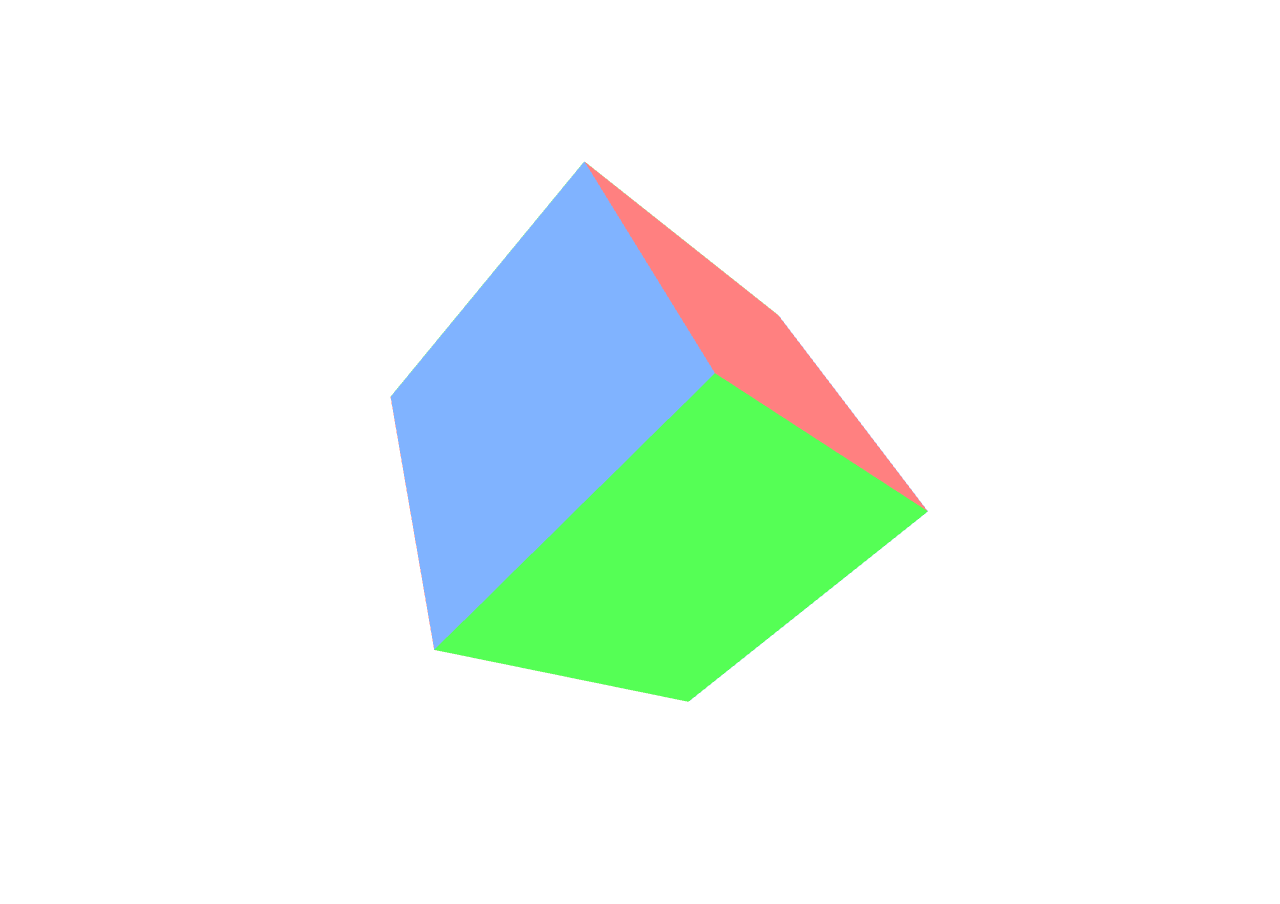
<file: js/cube.html>
<!DOCTYPE html>
<html lang="en">
<head>
    <meta charset="UTF-8">
    <title>cube</title>

    <style>
        html, body {
            margin: 0;
            width: 100%;
            height: 100%;
            overflow: hidden;
        }
    </style>

    <script src="./gl-matrix-min.js" ></script>
</head>
<body>
<script id="vertexShader" type="x-shader/x-vertex">
        attribute vec3 position;
        attribute vec3 color;
        uniform mat4 pMatrix;
        uniform mat4 mvMatrix;
        varying vec3 v_color;
        void main(void) {
            v_color = color;
            gl_Position = pMatrix * mvMatrix * vec4(position, 1.0);
        }
    </script>

<script id="fragmentShader" type="x-shader/x-fragment">
        precision mediump float;
        varying vec3 v_color;

        void main(void) {
            gl_FragColor = vec4(v_color.rgb, 1.0);
        }
    </script>

<script>
    var canvas = document.createElement('canvas');
    canvas.width = window.innerWidth;
    canvas.height = window.innerHeight;
    document.body.appendChild(canvas);

    var gl = canvas.getContext('webgl');
    gl.viewport(0, 0, window.innerWidth, window.innerHeight);

    var vertexShader = gl.createShader(gl.VERTEX_SHADER);
    var fragmentShader = gl.createShader(gl.FRAGMENT_SHADER);

    gl.shaderSource(vertexShader, document.getElementById('vertexShader').text);
    gl.compileShader(vertexShader);

    gl.shaderSource(fragmentShader, document.getElementById('fragmentShader').text);
    gl.compileShader(fragmentShader);

    var program = gl.createProgram();
    gl.attachShader(program, vertexShader);
    gl.attachShader(program, fragmentShader);
    gl.linkProgram(program);

    var pMatrixUniform = gl.getUniformLocation(program, 'pMatrix');
    var mvMatrixUniform = gl.getUniformLocation(program, 'mvMatrix');
    var positionAttribution = gl.getAttribLocation(program, 'position');
    var colorAttribution = gl.getAttribLocation(program, 'color');

    var positionBuffer = gl.createBuffer();
    var vertices = [
        // front face
        -1, -1, -1,
        1, -1, -1,
        -1, -1, 1,

        1, -1, 1,
        -1, -1, 1,
        1, -1, -1,

        // back face
        -1, 1, -1,
        -1, 1, 1,
        1, 1, -1,

        1, 1, 1,
        1, 1, -1,
        -1, 1, 1,

        // bottom face
        -1, -1, -1,
        -1, 1, -1,
        1, -1, -1,

        1, 1, -1,
        1, -1, -1,
        -1, 1, -1,

        // top face
        -1, -1, 1,
        1, -1, 1,
        -1, 1, 1,

        1, 1, 1,
        -1, 1, 1,
        1, -1, 1,

        // left face
        -1, -1, -1,
        -1, -1, 1,
        -1, 1, -1,

        -1, 1, 1,
        -1, 1, -1,
        -1, -1, 1,

        // right face
        1, -1, -1,
        1, 1, -1,
        1, -1, 1,

        1, 1, 1,
        1, -1, 1,
        1, 1, -1
    ];
    gl.bindBuffer(gl.ARRAY_BUFFER, positionBuffer);
    gl.bufferData(gl.ARRAY_BUFFER, new Float32Array(vertices), gl.STATIC_DRAW);

    var colorBuffer = gl.createBuffer();
    var colors = [
        // front face
        255, 128, 128,
        255, 128, 128,
        255, 128, 128,
        255, 128, 128,
        255, 128, 128,
        255, 128, 128,

        // back face
        255, 128, 128,
        255, 128, 128,
        255, 128, 128,

        255, 128, 128,
        255, 128, 128,
        255, 128, 128,

        // bottom face
        128, 179, 255,
        128, 179, 255,
        128, 179, 255,

        128, 179, 255,
        128, 179, 255,
        128, 179, 255,

        // top face
        128, 179, 255,
        128, 179, 255,
        128, 179, 255,

        128, 179, 255,
        128, 179, 255,
        128, 179, 255,

        // left face
        85, 255, 85,
        85, 255, 85,
        85, 255, 85,

        85, 255, 85,
        85, 255, 85,
        85, 255, 85,

        // right face
        85, 255, 85,
        85, 255, 85,
        85, 255, 85,

        85, 255, 85,
        85, 255, 85,
        85, 255, 85
    ];
    colors = colors.map(function(t) {
        return t / 255;
    });

    gl.bindBuffer(gl.ARRAY_BUFFER, colorBuffer);
    gl.bufferData(gl.ARRAY_BUFFER, new Float32Array(colors), gl.STATIC_DRAW);

    var pMatrix = mat4.create();
    mat4.perspective(pMatrix, 45, window.innerWidth / window.innerHeight, 0.1, 1000);
    mat4.translate(pMatrix, pMatrix, [0, 0, -5]);

    var mvMatrix = mat4.create();

    var lastRenderTime = Date.now();

    function render() {
        requestAnimationFrame(render);

        var time = Date.now();
        var dt = lastRenderTime - time;
        mat4.rotateY(mvMatrix, mvMatrix, dt / 1000);
        mat4.rotateZ(mvMatrix, mvMatrix, dt / 1000);

        gl.clearColor(1.0, 1.0, 1.0, 1.0);
        gl.enable(gl.DEPTH_TEST);

        gl.clear(gl.COLOR_BUFFER_BIT | gl.DEPTH_BUFFER_BIT);

        gl.useProgram(program);

        gl.bindBuffer(gl.ARRAY_BUFFER, positionBuffer);
        gl.enableVertexAttribArray(positionAttribution);
        gl.vertexAttribPointer(positionAttribution, 3, gl.FLOAT, false, 0, 0);

        gl.bindBuffer(gl.ARRAY_BUFFER, colorBuffer);
        gl.enableVertexAttribArray(colorAttribution);
        gl.vertexAttribPointer(colorAttribution, 3, gl.FLOAT, false, 0, 0);

        gl.uniformMatrix4fv(pMatrixUniform, false, pMatrix);
        gl.uniformMatrix4fv(mvMatrixUniform, false, mvMatrix);

        gl.drawArrays(gl.TRIANGLES, 0, 36);

        lastRenderTime = time;
    }
    render();
</script>
</body>
</html>
</file>
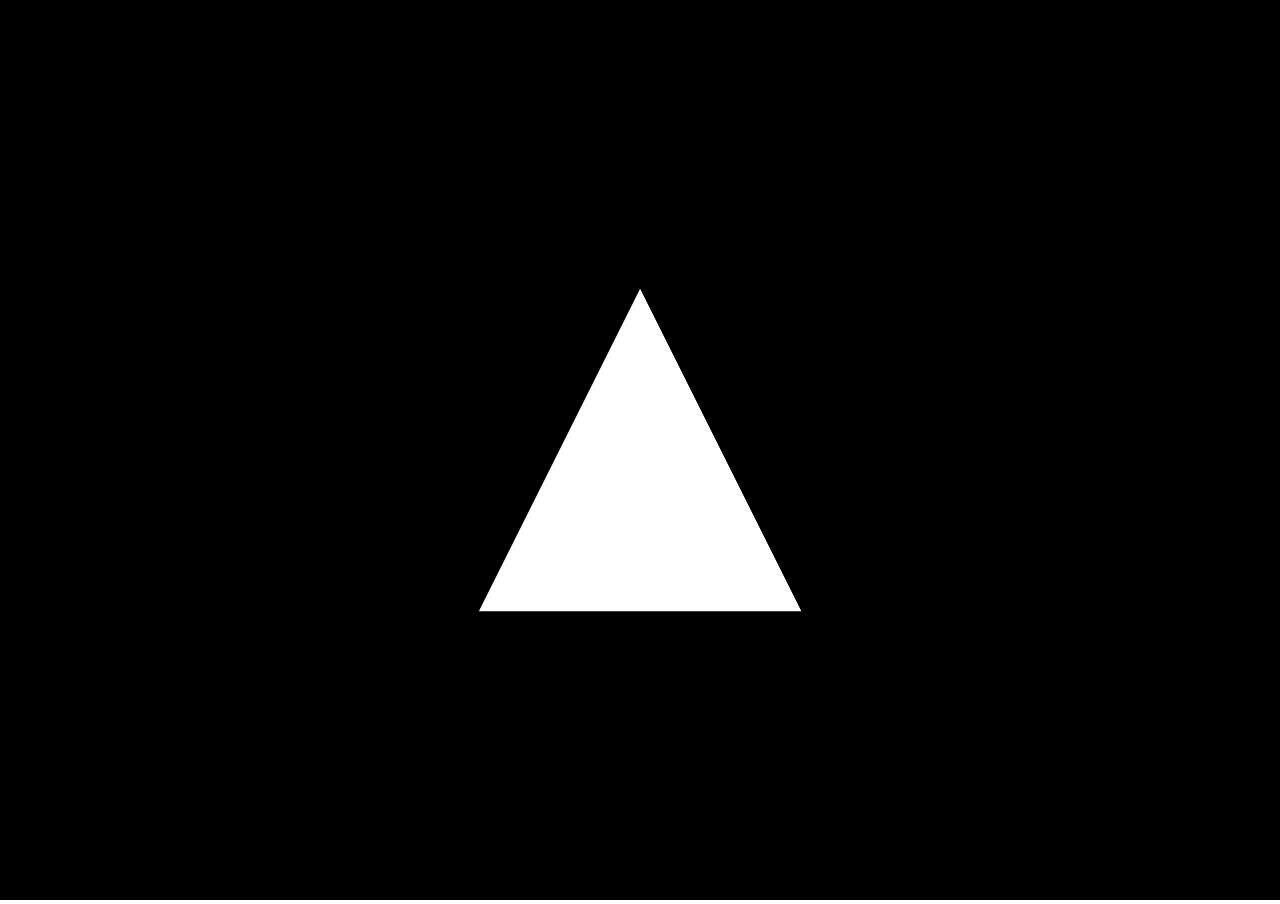
<file: js/triangle.html>
<!DOCTYPE html>
<html lang="en">
<head>
    <meta charset="UTF-8">
    <title>triangle</title>

    <style>
        html, body {
            margin: 0;
            width: 100%;
            height: 100%;
            overflow: hidden;
        }
    </style>

    <script src="./gl-matrix-min.js" ></script>
</head>
<body>
    <script id="vertexShader" type="x-shader/x-vertex">
        attribute vec3 vertexVector;
        uniform mat4 pMatrix;
        uniform mat4 mvMatrix;

        void main(void) {
            gl_Position = pMatrix * mvMatrix * vec4(vertexVector, 1.0);
        }
    </script>

    <script id="fragmentShader" type="x-shader/x-fragment">
        precision mediump float;

        void main(void) {
            gl_FragColor = vec4(1.0, 1.0, 1.0, 1.0);
        }
    </script>

    <script>
        var canvas = document.createElement('canvas');
        canvas.width = window.innerWidth;
        canvas.height = window.innerHeight;
        document.body.appendChild(canvas);

        var gl = canvas.getContext('webgl');
        gl.viewport(0, 0, window.innerWidth, window.innerHeight);

        var vertexShader = gl.createShader(gl.VERTEX_SHADER);
        var fragmentShader = gl.createShader(gl.FRAGMENT_SHADER);

        gl.shaderSource(vertexShader, document.getElementById('vertexShader').text);
        gl.compileShader(vertexShader);

        gl.shaderSource(fragmentShader, document.getElementById('fragmentShader').text);
        gl.compileShader(fragmentShader);

        var program = gl.createProgram();
        gl.attachShader(program, vertexShader);
        gl.attachShader(program, fragmentShader);
        gl.linkProgram(program);

        var pMatrixUniform = gl.getUniformLocation(program, 'pMatrix');
        var mvMatrixUniform = gl.getUniformLocation(program, 'mvMatrix');
        var vertexVectorAttribution = gl.getAttribLocation(program, 'vertexVector');

        var vertexBuffer = gl.createBuffer();
        var vertices = [
            0,  1,  0,
            -1, -1,  0,
            1, -1,  0
        ];

        gl.bindBuffer(gl.ARRAY_BUFFER, vertexBuffer);
        gl.bufferData(gl.ARRAY_BUFFER, new Float32Array(vertices), gl.STATIC_DRAW);

        var pMatrix = mat4.create();
        mat4.perspective(pMatrix, 45, window.innerWidth / window.innerHeight, 0.1, 1000);

        var mvMatrix = mat4.create();
        mat4.translate(mvMatrix, mvMatrix, [0, 0, -5]);

        gl.clearColor(0.0, 0.0, 0.0, 1.0);
        gl.enable(gl.DEPTH_TEST);

        gl.clear(gl.COLOR_BUFFER_BIT | gl.DEPTH_BUFFER_BIT);

        gl.useProgram(program);

        gl.enableVertexAttribArray(vertexVectorAttribution);
        gl.vertexAttribPointer(vertexVectorAttribution, 3, gl.FLOAT, false, 0, 0);

        gl.uniformMatrix4fv(pMatrixUniform, false, pMatrix);
        gl.uniformMatrix4fv(mvMatrixUniform, false, mvMatrix);

        gl.drawArrays(gl.TRIANGLES, 0, 3);
    </script>
</body>
</html>
</file>
<file: shower/themes/ribbon/styles/screen.css>
/**
 * Ribbon theme for Shower HTML presentation engine
 * shower-ribbon v1.0.10, https://github.com/shower/ribbon
 * Copyright © 2010–2014 Vadim Makeev, http://pepelsbey.net
 * Licensed under MIT license: github.com/shower/shower/wiki/MIT-License
 */
@font-face{font-family:'PT Sans';src:url(../fonts/PTSans.woff) format('woff')}@font-face{font-weight:700;font-family:'PT Sans';src:url(../fonts/PTSans.Bold.woff) format('woff')}@font-face{font-style:italic;font-family:'PT Sans';src:url(../fonts/PTSans.Italic.woff) format('woff')}@font-face{font-style:italic;font-weight:700;font-family:'PT Sans';src:url(../fonts/PTSans.Bold.Italic.woff) format('woff')}@font-face{font-family:'PT Sans Narrow';font-weight:700;src:url(../fonts/PTSans.Narrow.Bold.woff) format('woff')}@font-face{font-family:'PT Mono';src:url(../fonts/PTMono.woff) format('woff')}html,body,div,span,applet,object,iframe,h1,h2,h3,h4,h5,h6,p,blockquote,pre,a,abbr,acronym,address,big,cite,code,del,dfn,em,img,ins,kbd,q,s,samp,small,strike,strong,sub,sup,tt,var,b,u,i,center,dl,dt,dd,ol,ul,li,fieldset,form,label,legend,table,caption,tbody,tfoot,thead,tr,th,td,article,aside,canvas,details,embed,figure,figcaption,footer,header,hgroup,menu,nav,output,ruby,section,summary,time,mark,audio,video{margin:0;padding:0;border:0;font-size:100%;font:inherit;vertical-align:baseline}article,aside,details,figcaption,figure,footer,header,hgroup,menu,nav,section{display:block}body{line-height:1}ol,ul{list-style:none}blockquote,q{quotes:none}blockquote:before,blockquote:after,q:before,q:after{content:'';content:none}table{border-collapse:collapse;border-spacing:0}body{counter-reset:slide;font:25px/2 'PT Sans',sans-serif}@media print{body{text-rendering:geometricPrecision}}a{color:#4B86C2;background:-webkit-linear-gradient(bottom,currentColor,currentColor .09em,transparent .09em,transparent)repeat-x;background:linear-gradient(to top,currentColor,currentColor .09em,transparent .09em,transparent)repeat-x;text-decoration:none}.caption{display:none;margin:0 0 50px;color:#3C3D40;text-shadow:0 1px 1px #8D8E90}.caption h1{font:700 50px/1 'PT Sans Narrow',sans-serif}.caption a{text-shadow:0 -1px 1px #1F3F60;background:0 0}.caption a:hover{color:#5e93c8}.badge{position:absolute;top:0;right:0;display:none;overflow:hidden;visibility:hidden;width:11em;height:11em;line-height:2.5;font-size:15px}.badge a{position:absolute;bottom:50%;right:-50%;left:-50%;visibility:visible;background:#4B86C2;box-shadow:0 0 1em rgba(0,0,0,.3);color:#FFF;text-decoration:none;text-align:center;-webkit-transform-origin:50% 100%;-ms-transform-origin:50% 100%;transform-origin:50% 100%;-webkit-transform:rotate(45deg)translateY(-1em);-ms-transform:rotate(45deg)translateY(-1em);transform:rotate(45deg)translateY(-1em)}.badge a:hover{background:#568ec6}.live-region{display:none}.slide{position:relative;width:1024px;height:640px;background:#FFF;color:#000;-webkit-print-color-adjust:exact;-webkit-text-size-adjust:none;-moz-text-size-adjust:none;-ms-text-size-adjust:none}@media print{.slide{page-break-before:always}}.slide:after{position:absolute;top:0;right:119px;padding:20px 0 0;width:50px;height:80px;background:url(../images/ribbon.svg) no-repeat;color:#FFF;counter-increment:slide;content:counter(slide);text-align:center;font-size:20px}.slide>div{position:absolute;top:0;left:0;overflow:hidden;padding:105px 120px 0;width:784px;height:535px}.slide h2{margin:0 0 37px;color:#666;font:700 50px/1 'PT Sans Narrow',sans-serif}.slide p{margin:0 0 50px}.slide p.note{color:#999}.slide b,.slide strong{font-weight:700}.slide i,.slide em{font-style:italic}.slide code,.slide kbd,.slide mark,.slide samp{padding:3px 8px;border-radius:8px;color:#000}.slide kbd,.slide code,.slide samp{background:rgba(0,0,0,.07);color:#000;line-height:1;font-family:'PT Mono',monospace}.slide mark{background:#FAFAA2}.slide sub,.slide sup{position:relative;line-height:0;font-size:75%}.slide sub{bottom:-.25em}.slide sup{top:-.5em}.slide blockquote{font-style:italic}.slide blockquote:before{position:absolute;margin:-16px 0 0 -80px;color:#CCC;font:200px/1 'PT Sans',sans-serif;content:'\201C'}.slide blockquote+figcaption{margin:-50px 0 50px;font-style:italic;font-weight:700}.slide ol,.slide ul{margin:0 0 50px;counter-reset:list}.slide ol li,.slide ul li{text-indent:-2em}.slide ol li:before,.slide ul li:before{display:inline-block;width:2em;color:#BBB;text-align:right}.slide ol ol,.slide ol ul,.slide ul ol,.slide ul ul{margin:0 0 0 2em}.slide ul>li:before{content:'\2022\00A0\00A0'}.slide ul>li:lang(ru):before{content:'\2014\00A0\00A0'}.slide ol>li:before{counter-increment:list;content:counter(list)'.\00A0'}.slide pre{margin:0 0 49px;padding:1px 0 0;counter-reset:code;white-space:normal;-moz-tab-size:4;-o-tab-size:4;tab-size:4}.slide pre code{display:block;padding:0;background:0 0;white-space:pre;line-height:2}.slide pre code:before{position:absolute;margin-left:-50px;color:#BBB;counter-increment:code;content:counter(code,decimal-leading-zero)'.'}.slide pre code:only-child:before{content:''}.slide pre mark.important{background:#C00;color:#FFF}.slide pre mark.comment{padding:0;background:0 0;color:#999}.slide table{margin:0 0 50px;width:100%;border-collapse:collapse;border-spacing:0}.slide table th,.slide table td{background:-webkit-linear-gradient(bottom,#BBB,#BBB .055em,transparent .055em,transparent)repeat-x;background:linear-gradient(to top,#BBB,#BBB .055em,transparent .055em,transparent)repeat-x}.slide table th{text-align:left;font-weight:700}.slide table.striped tr:nth-child(even){background:#EEE}.slide.cover,.slide.shout{z-index:1}.slide.cover:after,.slide.shout:after{visibility:hidden}.slide.cover{background:#000}.slide.cover img,.slide.cover svg,.slide.cover video,.slide.cover object,.slide.cover canvas,.slide.cover iframe{position:absolute;top:0;left:0;z-index:-1}.slide.cover.w img,.slide.cover.w svg,.slide.cover.w video,.slide.cover.w object,.slide.cover.w canvas,.slide.cover.w iframe{top:50%;width:100%;-webkit-transform:translateY(-50%);-ms-transform:translateY(-50%);transform:translateY(-50%)}.slide.cover.h img,.slide.cover.h svg,.slide.cover.h video,.slide.cover.h object,.slide.cover.h canvas,.slide.cover.h iframe{left:50%;height:100%;-webkit-transform:translateX(-50%);-ms-transform:translateX(-50%);transform:translateX(-50%)}.slide.cover.w.h img,.slide.cover.w.h svg,.slide.cover.w.h video,.slide.cover.w.h object,.slide.cover.w.h canvas,.slide.cover.w.h iframe{top:0;left:0;-webkit-transform:none;-ms-transform:none;transform:none}.slide.shout h2{position:absolute;top:50%;left:0;width:100%;text-align:center;line-height:1;font-size:150px;-webkit-transform:translateY(-50%);-ms-transform:translateY(-50%);transform:translateY(-50%)}.slide.shout h2 a{background:-webkit-linear-gradient(bottom,currentColor,currentColor .11em,transparent .11em,transparent)repeat-x;background:linear-gradient(to top,currentColor,currentColor .11em,transparent .11em,transparent)repeat-x}.slide .place{position:absolute;top:50%;left:50%;-webkit-transform:translate(-50%,-50%);-ms-transform:translate(-50%,-50%);transform:translate(-50%,-50%)}.slide .place.t.l,.slide .place.t.r,.slide .place.b.r,.slide .place.b.l{-webkit-transform:none;-ms-transform:none;transform:none}.slide .place.t,.slide .place.b{-webkit-transform:translate(-50%,0);-ms-transform:translate(-50%,0);transform:translate(-50%,0)}.slide .place.l,.slide .place.r{-webkit-transform:translate(0,-50%);-ms-transform:translate(0,-50%);transform:translate(0,-50%)}.slide .place.t,.slide .place.t.l,.slide .place.t.r{top:0}.slide .place.r{right:0;left:auto}.slide .place.b,.slide .place.b.r,.slide .place.b.l{top:auto;bottom:0}.slide .place.l{left:0}.slide footer{position:absolute;left:0;right:0;bottom:-640px;z-index:1;display:none;padding:20px 120px 4px;background:#FAFAA2;box-shadow:0 0 0 2px #f0efac inset;-webkit-transition:bottom .3s;transition:bottom .3s}.slide footer p{margin:0 0 16px}.slide footer mark{background:rgba(255,255,255,.7)}.slide:hover footer{bottom:0}@media screen{.list{position:absolute;clip:rect(0,auto,auto,0);padding:80px 0 40px 100px;background:#585A5E url(../images/linen.png)}@media (-webkit-min-device-pixel-ratio:2),(min-resolution:192dpi){.list{background-image:url(../images/linen@2x.png);background-size:256px}}.list .caption,.list .badge{display:block}.list .slide{float:left;margin:0 -412px -220px 0;-webkit-transform-origin:0 0;-ms-transform-origin:0 0;transform-origin:0 0;-webkit-transform:scale(.5);-ms-transform:scale(.5);transform:scale(.5)}@media (max-width:1324px){.list .slide{margin:0 -688px -400px 0;-webkit-transform:scale(.25);-ms-transform:scale(.25);transform:scale(.25)}}.list .slide:before{position:absolute;top:0;left:0;z-index:-1;width:512px;height:320px;box-shadow:0 0 30px rgba(0,0,0,.005),0 20px 50px rgba(42,43,45,.6);border-radius:2px;content:'';-webkit-transform-origin:0 0;-ms-transform-origin:0 0;transform-origin:0 0;-webkit-transform:scale(2);-ms-transform:scale(2);transform:scale(2)}@media (max-width:1324px){.list .slide:before{width:256px;height:160px;-webkit-transform:scale(4);-ms-transform:scale(4);transform:scale(4)}}.list .slide:after{top:auto;right:auto;bottom:-80px;left:120px;padding:0;width:auto;height:auto;background:0 0;color:#3C3D40;text-shadow:0 1px 1px #8D8E90;font-weight:700;-webkit-transform-origin:0 0;-ms-transform-origin:0 0;transform-origin:0 0;-webkit-transform:scale(2);-ms-transform:scale(2);transform:scale(2)}@media (max-width:1324px){.list .slide:after{bottom:-104px;-webkit-transform:scale(4);-ms-transform:scale(4);transform:scale(4)}}.list .slide:hover:before{box-shadow:0 0 0 10px rgba(42,43,45,.3),0 20px 50px rgba(42,43,45,.6)}.list .slide:target:before{box-shadow:0 0 0 1px #376da3,0 0 0 10px #4B86C2,0 20px 50px rgba(42,43,45,.6)}@media (max-width:1324px){.list .slide:target:before{box-shadow:0 0 0 1px #376da3,0 0 0 10px #4B86C2,0 20px 50px rgba(42,43,45,.6)}}.list .slide:target:after{text-shadow:0 1px 1px rgba(42,43,45,.6);color:#4B86C2}.list .slide>div:before{position:absolute;top:0;right:0;bottom:0;left:0;z-index:2;content:''}.list .slide.cover:after,.list .slide.shout:after{visibility:visible}.list .slide footer{display:block}.full{position:absolute;top:50%;left:50%;overflow:hidden;margin:-320px 0 0 -512px;width:1024px;height:640px;background:#000}.full.debug:after{position:absolute;top:0;right:0;bottom:0;left:0;z-index:2;background:url(../images/grid-16x10.svg) no-repeat;content:''}.full .live-region{position:absolute;clip:rect(0 0 0 0);overflow:hidden;margin:-1px;padding:0;width:1px;height:1px;border:none;display:block}.full .slide{position:absolute;top:0;left:0;margin-left:150%}.full .slide .next{visibility:hidden}.full .slide .next.active{visibility:visible}.full .slide:target{margin:0}.full .slide.shout.grow h2,.full .slide.shout.shrink h2{opacity:0;-webkit-transition:all .4s ease-out;transition:all .4s ease-out}.full .slide.shout.grow:target h2,.full .slide.shout.shrink:target h2{opacity:1;-webkit-transform:scale(1)translateY(-50%);-ms-transform:scale(1)translateY(-50%);transform:scale(1)translateY(-50%)}.full .slide.shout.grow h2{-webkit-transform:scale(.1)translateY(-50%);-ms-transform:scale(.1)translateY(-50%);transform:scale(.1)translateY(-50%)}.full .slide.shout.shrink h2{-webkit-transform:scale(10)translateY(-50%);-ms-transform:scale(10)translateY(-50%);transform:scale(10)translateY(-50%)}.full .progress{position:absolute;right:0;bottom:0;left:0;overflow:hidden;height:10px;z-index:1}.full .progress div{position:absolute;left:-20px;top:-10px;width:0;height:0;border:10px solid transparent;border-bottom-color:#4B86C2;-webkit-transition:width .2s linear;transition:width .2s linear}.full .progress div[style*='100%']{left:0}}@page{margin:0;size:1024px 640px}
</file>
<file: shower/monokai_sublime.css>
/*

Monokai Sublime style. Derived from Monokai by noformnocontent http://nn.mit-license.org/

*/

.hljs {
  display: block;
  overflow-x: auto;
  padding: 0.5em;
  background: #23241f;
  -webkit-text-size-adjust: none;
}

.hljs,
.hljs-tag,
.css .hljs-rule,
.css .hljs-value,
.aspectj .hljs-function,
.css .hljs-function
.hljs-preprocessor,
.hljs-pragma {
  color: #f8f8f2;
}

.hljs-strongemphasis,
.hljs-strong,
.hljs-emphasis {
  color: #a8a8a2;
}

.hljs-bullet,
.hljs-blockquote,
.hljs-horizontal_rule,
.hljs-number,
.hljs-regexp,
.alias .hljs-keyword,
.hljs-literal,
.hljs-hexcolor {
  color: #ae81ff;
}

.hljs-tag .hljs-value,
.hljs-code,
.hljs-title,
.css .hljs-class,
.hljs-class .hljs-title:last-child {
  color: #a6e22e;
}

.hljs-link_url {
  font-size: 80%;
}

.hljs-strong,
.hljs-strongemphasis {
  font-weight: bold;
}

.hljs-emphasis,
.hljs-strongemphasis,
.hljs-class .hljs-title:last-child,
.hljs-typename {
  font-style: italic;
}

.hljs-keyword,
.ruby .hljs-class .hljs-keyword:first-child,
.ruby .hljs-function .hljs-keyword,
.hljs-function,
.hljs-change,
.hljs-winutils,
.hljs-flow,
.nginx .hljs-title,
.tex .hljs-special,
.hljs-header,
.hljs-attribute,
.hljs-symbol,
.hljs-symbol .hljs-string,
.hljs-tag .hljs-title,
.hljs-value,
.alias .hljs-keyword:first-child,
.css .hljs-tag,
.css .unit,
.css .hljs-important {
  color: #f92672;
}

.hljs-function .hljs-keyword,
.hljs-class .hljs-keyword:first-child,
.hljs-aspect .hljs-keyword:first-child,
.hljs-constant,
.hljs-typename,
.hljs-name,
.css .hljs-attribute {
  color: #4597a3;
}

.hljs-variable,
.hljs-params,
.hljs-class .hljs-title,
.hljs-aspect .hljs-title {
  color: #000;
}

.hljs-string,
.css .hljs-id,
.hljs-subst,
.hljs-type,
.ruby .hljs-class .hljs-parent,
.hljs-built_in,
.django .hljs-template_tag,
.django .hljs-variable,
.smalltalk .hljs-class,
.django .hljs-filter .hljs-argument,
.smalltalk .hljs-localvars,
.smalltalk .hljs-array,
.hljs-attr_selector,
.hljs-pseudo,
.hljs-addition,
.hljs-stream,
.hljs-envvar,
.apache .hljs-tag,
.apache .hljs-cbracket,
.tex .hljs-command,
.hljs-prompt,
.hljs-link_label,
.hljs-link_url {
  color: #ba8a00;
}

.hljs-comment,
.hljs-annotation,
.hljs-decorator,
.hljs-pi,
.hljs-doctype,
.hljs-deletion,
.hljs-shebang,
.apache .hljs-sqbracket,
.tex .hljs-formula {
  color: #75715e;
}

.coffeescript .javascript,
.javascript .xml,
.tex .hljs-formula,
.xml .javascript,
.xml .vbscript,
.xml .css,
.xml .hljs-cdata,
.xml .php,
.php .xml {
  opacity: 0.5;
}
</file>
<file: shower/themes/bright/styles/screen.css>
/**
 * Bright theme for Shower HTML presentation engine
 * shower-bright v1.0.10, https://github.com/shower/bright
 * Copyright © 2010–2014 Vadim Makeev, http://pepelsbey.net
 * Licensed under MIT license: github.com/shower/shower/wiki/MIT-License
 */
@font-face{font-family:'Open Sans';src:url(../fonts/OpenSans.woff) format('woff')}@font-face{font-weight:700;font-family:'Open Sans';src:url(../fonts/OpenSans.Bold.woff) format('woff')}@font-face{font-style:italic;font-family:'Open Sans';src:url(../fonts/OpenSans.Italic.woff) format('woff')}@font-face{font-style:italic;font-weight:700;font-family:'Open Sans';src:url(../fonts/OpenSans.Bold.Italic.woff) format('woff')}@font-face{font-family:'Open Sans Light';src:url(../fonts/OpenSans.Light.woff) format('woff')}@font-face{font-family:'Anka Coder';src:url(../fonts/Anka.Coder.woff) format('woff')}@font-face{font-style:italic;font-family:'Anka Coder';src:url(../fonts/Anka.Coder.Italic.woff) format('woff')}html,body,div,span,applet,object,iframe,h1,h2,h3,h4,h5,h6,p,blockquote,pre,a,abbr,acronym,address,big,cite,code,del,dfn,em,img,ins,kbd,q,s,samp,small,strike,strong,sub,sup,tt,var,b,u,i,center,dl,dt,dd,ol,ul,li,fieldset,form,label,legend,table,caption,tbody,tfoot,thead,tr,th,td,article,aside,canvas,details,embed,figure,figcaption,footer,header,hgroup,menu,nav,output,ruby,section,summary,time,mark,audio,video{margin:0;padding:0;border:0;font-size:100%;font:inherit;vertical-align:baseline}article,aside,details,figcaption,figure,footer,header,hgroup,menu,nav,section{display:block}body{line-height:1}ol,ul{list-style:none}blockquote,q{quotes:none}blockquote:before,blockquote:after,q:before,q:after{content:'';content:none}table{border-collapse:collapse;border-spacing:0}body{counter-reset:slide;font:24px/2 'Open Sans',sans-serif}@media print{body{text-rendering:geometricPrecision}}a{color:#52A2DF;background:-webkit-linear-gradient(bottom,currentColor,currentColor .09em,transparent .09em,transparent)repeat-x;background:linear-gradient(to top,currentColor,currentColor .09em,transparent .09em,transparent)repeat-x;text-decoration:none}.caption{display:none;margin:0 0 60px;padding:0 50px 0 0;color:#555}.caption h1{font:50px 'Open Sans Light',sans-serif}.badge{position:absolute;top:0;right:0;display:none;overflow:hidden;visibility:hidden;width:11em;height:11em;line-height:2.5;font-size:15px}.badge a{position:absolute;bottom:50%;right:-50%;left:-50%;visibility:visible;background:#52A2DF;color:#FFF;text-align:center;-webkit-transform-origin:50% 100%;-ms-transform-origin:50% 100%;transform-origin:50% 100%;-webkit-transform:rotate(45deg)translateY(-1em);-ms-transform:rotate(45deg)translateY(-1em);transform:rotate(45deg)translateY(-1em)}.live-region{display:none}.slide{position:relative;width:1024px;height:640px;background:#FFF;color:#000;-webkit-print-color-adjust:exact;-webkit-text-size-adjust:none;-moz-text-size-adjust:none;-ms-text-size-adjust:none}@media print{.slide{page-break-before:always}}.slide:after{position:absolute;right:0;bottom:45px;left:0;color:#AAA;counter-increment:slide;content:counter(slide);text-align:center;line-height:1}.slide>div{position:absolute;top:0;left:0;overflow:hidden;padding:100px 96px 0 128px;width:800px;height:540px}.slide h2{margin:0 0 58px;font:48px/1 'Open Sans Light',sans-serif}.slide p{margin:0 0 48px}.slide p.note{color:#AAA}.slide b,.slide strong{font-weight:700}.slide i,.slide em{font-style:italic}.slide code,.slide kbd,.slide samp{padding:5px 7px 1px;background:rgba(0,0,0,.08);color:#000;line-height:1;font-family:'Anka Coder',monospace}.slide mark{padding:2px 7px;background:#FAFAC4;color:#000}.slide sub,.slide sup{position:relative;line-height:0;font-size:75%}.slide sub{bottom:-.25em}.slide sup{top:-.5em}.slide blockquote{font-style:italic}.slide blockquote:before{position:absolute;margin:-49px 0 0 -100px;color:#DDD;content:'\201C';line-height:1;font-size:200px}.slide blockquote+figcaption{margin:-48px 0 48px;font-style:italic;font-weight:700}.slide ol,.slide ul{margin:0 0 48px;counter-reset:list}.slide ol li,.slide ul li{text-indent:-2em}.slide ol li:before,.slide ul li:before{display:inline-block;width:2em;color:#AAA;text-align:right}.slide ol ol,.slide ol ul,.slide ul ol,.slide ul ul{margin:0 0 0 2em}.slide ul>li:before{content:'\2022\00A0\00A0\2009'}.slide ul>li:lang(ru):before{content:'\2014\00A0\2009'}.slide ol>li:before{counter-increment:list;content:counter(list)'.\00A0\2009'}.slide pre{margin:0 0 45px;padding:3px 0 0;counter-reset:code;white-space:normal;-moz-tab-size:4;-o-tab-size:4;tab-size:4}.slide pre code{display:block;padding:0;background:0 0;white-space:pre;line-height:2}.slide pre code:before{position:absolute;margin-left:-50px;color:#AAA;counter-increment:code;content:counter(code,decimal-leading-zero)'.'}.slide pre code:only-child:before{content:''}.slide pre mark{padding:5px 7px 1px}.slide pre mark.important{background:#52A2DF;color:#FFF}.slide pre mark.comment{padding:0;background:0 0;color:#AAA}.slide table{margin:0 0 50px;width:100%;border-collapse:collapse;border-spacing:0}.slide table th,.slide table td{background:-webkit-linear-gradient(bottom,#52A2DF,#52A2DF .055em,transparent .055em,transparent)repeat-x;background:linear-gradient(to top,#52A2DF,#52A2DF .055em,transparent .055em,transparent)repeat-x}.slide table th{text-align:left;font-weight:700}.slide table.striped tr:nth-child(even){background:#f1f7fc}.slide.cover,.slide.shout{z-index:1}.slide.cover:after,.slide.shout:after{content:''}.slide.cover{background:#000}.slide.cover img,.slide.cover svg,.slide.cover video,.slide.cover object,.slide.cover canvas,.slide.cover iframe{position:absolute;top:0;left:0;z-index:-1}.slide.cover.w img,.slide.cover.w svg,.slide.cover.w video,.slide.cover.w object,.slide.cover.w canvas,.slide.cover.w iframe{top:50%;width:100%;-webkit-transform:translateY(-50%);-ms-transform:translateY(-50%);transform:translateY(-50%)}.slide.cover.h img,.slide.cover.h svg,.slide.cover.h video,.slide.cover.h object,.slide.cover.h canvas,.slide.cover.h iframe{left:50%;height:100%;-webkit-transform:translateX(-50%);-ms-transform:translateX(-50%);transform:translateX(-50%)}.slide.cover.w.h img,.slide.cover.w.h svg,.slide.cover.w.h video,.slide.cover.w.h object,.slide.cover.w.h canvas,.slide.cover.w.h iframe{top:0;left:0;-webkit-transform:none;-ms-transform:none;transform:none}.slide.shout{background:#52A2DF}.slide.shout h2{position:absolute;top:50%;left:128px;right:96px;color:#FFF;font-size:100px;-webkit-transform:translateY(-50%);-ms-transform:translateY(-50%);transform:translateY(-50%)}.slide.shout h2 a{background:-webkit-linear-gradient(bottom,currentColor,currentColor .055em,transparent .055em,transparent)repeat-x;background:linear-gradient(to top,currentColor,currentColor .055em,transparent .055em,transparent)repeat-x;color:#FFF}.slide .place{position:absolute;top:50%;left:50%;-webkit-transform:translate(-50%,-50%);-ms-transform:translate(-50%,-50%);transform:translate(-50%,-50%)}.slide .place.t.l,.slide .place.t.r,.slide .place.b.r,.slide .place.b.l{-webkit-transform:none;-ms-transform:none;transform:none}.slide .place.t,.slide .place.b{-webkit-transform:translate(-50%,0);-ms-transform:translate(-50%,0);transform:translate(-50%,0)}.slide .place.l,.slide .place.r{-webkit-transform:translate(0,-50%);-ms-transform:translate(0,-50%);transform:translate(0,-50%)}.slide .place.t,.slide .place.t.l,.slide .place.t.r{top:0}.slide .place.r{right:0;left:auto}.slide .place.b,.slide .place.b.r,.slide .place.b.l{top:auto;bottom:0}.slide .place.l{left:0}.slide footer{position:absolute;left:0;right:0;bottom:-640px;z-index:1;display:none;padding:21px 96px 4px 128px;background:#FAFAC4;box-shadow:0 0 0 2px rgba(0,0,0,.05);-webkit-transition:bottom .3s;transition:bottom .3s}.slide footer p{margin:0 0 16px}.slide footer mark{background:rgba(255,255,255,.7)}.slide:hover footer{bottom:0}@media screen{.list{position:absolute;clip:rect(0,auto,auto,0);padding:50px 0 50px 50px;background:#e3e5e7;text-align:center}.list .caption,.list .badge{display:block}.list .slide{position:relative;top:270px;display:inline-block;margin:-270px -462px 0 0;text-align:left;-webkit-transform-origin:0 0;-ms-transform-origin:0 0;transform-origin:0 0;-webkit-transform:scale(.5);-ms-transform:scale(.5);transform:scale(.5)}@media (max-width:1180px){.list .slide{top:430px;margin:-430px -718px 0 0;-webkit-transform:scale(.25);-ms-transform:scale(.25);transform:scale(.25)}}.list .slide:before{position:absolute;top:0;left:0;z-index:-1;width:512px;height:320px;box-shadow:0 0 0 1px #DDD;content:'';-webkit-transform-origin:0 0;-ms-transform-origin:0 0;transform-origin:0 0;-webkit-transform:scale(2);-ms-transform:scale(2);transform:scale(2)}@media (max-width:1180px){.list .slide:before{width:256px;height:160px;-webkit-transform:scale(4);-ms-transform:scale(4);transform:scale(4)}}.list .slide:after{top:100%;bottom:auto;padding-top:50px}@media (max-width:1180px){.list .slide:after{width:512px;-webkit-transform-origin:0 0;-ms-transform-origin:0 0;transform-origin:0 0;-webkit-transform:scale(2);-ms-transform:scale(2);transform:scale(2)}}.list .slide:hover:before{box-shadow:0 0 0 1px #EEE,0 0 0 12px rgba(255,255,255,.5)}.list .slide:target:before{box-shadow:0 0 10px 0 #3c99db,0 0 0 12px #52A2DF}.list .slide:target:after{color:#52A2DF}.list .slide>div:before{position:absolute;top:0;right:0;bottom:0;left:0;z-index:2;content:''}.list .slide.cover:after,.list .slide.shout:after{content:counter(slide)}.list .slide footer{display:block}.full{position:absolute;top:50%;left:50%;overflow:hidden;margin:-320px 0 0 -512px;width:1024px;height:640px;background:#000}.full.debug:after{position:absolute;top:0;right:0;bottom:0;left:0;z-index:2;background:url(../images/grid-16x10.svg) no-repeat;content:''}.full .live-region{position:absolute;clip:rect(0 0 0 0);overflow:hidden;margin:-1px;padding:0;width:1px;height:1px;border:none;display:block}.full .slide{position:absolute;top:0;left:0;margin-left:150%}.full .slide .next{visibility:hidden}.full .slide .next.active{visibility:visible}.full .slide:target{margin:0}.full .slide.shout.right h2,.full .slide.shout.up h2{opacity:0;-webkit-transition:all .4s ease-out;transition:all .4s ease-out}.full .slide.shout.right:target h2,.full .slide.shout.up:target h2{opacity:1;-webkit-transform:translateX(0)translateY(-50%);-ms-transform:translateX(0)translateY(-50%);transform:translateX(0)translateY(-50%)}.full .slide.shout.right h2{-webkit-transform:translateX(-100%)translateY(-50%);-ms-transform:translateX(-100%)translateY(-50%);transform:translateX(-100%)translateY(-50%)}.full .slide.shout.up h2{-webkit-transform:translateX(0)translateY(100%);-ms-transform:translateX(0)translateY(100%);transform:translateX(0)translateY(100%)}.full .progress{position:absolute;right:0;bottom:0;left:0;z-index:1}.full .progress div{position:absolute;left:0;bottom:0;width:0;height:8px;background:#52A2DF;-webkit-transition:width .2s linear;transition:width .2s linear}}@page{margin:0;size:1024px 640px}
</file>
